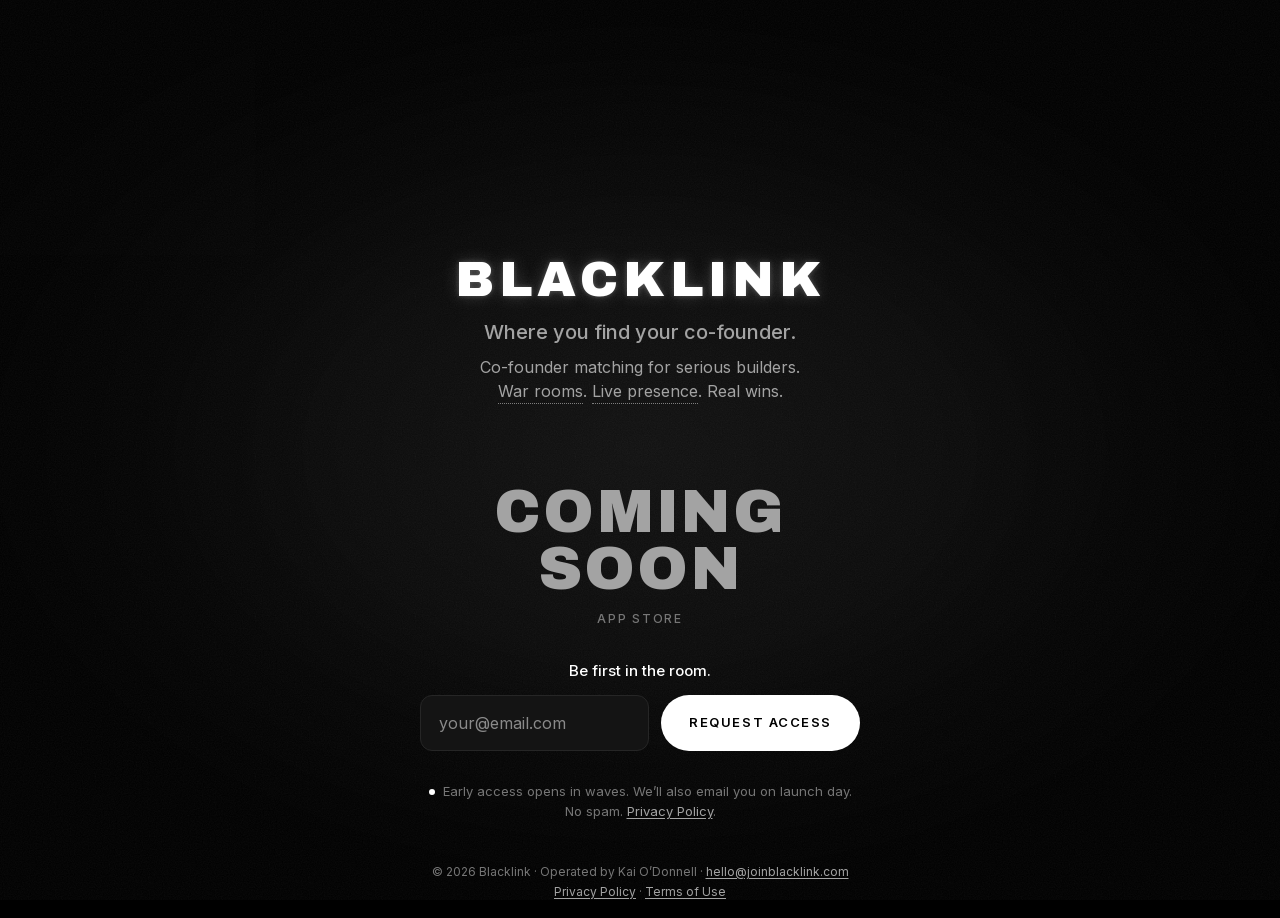
<file: index.html>
<!doctype html>
<html lang="en">
<head>
  <meta charset="utf-8">
  <meta name="viewport" content="width=device-width, initial-scale=1, viewport-fit=cover">
  <title>Blacklink — where you find your co-founder</title>
  <meta name="description" content="Blacklink — where you find your co-founder. Co-founder matching for serious builders. War rooms. Live presence. Real wins. Coming soon to the App Store.">
  <meta name="theme-color" content="#000000">
  <meta name="color-scheme" content="dark">
  <meta name="apple-mobile-web-app-status-bar-style" content="black">

  <meta property="og:type" content="website">
  <meta property="og:title" content="Blacklink — where you find your co-founder">
  <meta property="og:description" content="Co-founder matching for serious builders. War rooms. Live presence. Real wins. Coming soon to the App Store.">
  <meta property="og:image" content="logoB.png">
  <meta name="twitter:card" content="summary_large_image">

  <link rel="icon" type="image/png" href="favicon.png">
  <link rel="apple-touch-icon" href="favicon.png">

  <!-- Type is self-hosted: no visitor data goes to Google, no cookie banner needed.
       Faces are declared inline below (no render-blocking stylesheet); the two
       faces used above the fold are preloaded. fonts/fonts.css still serves the legal pages. -->
  <link rel="preload" href="fonts/ArchivoBlack-400.woff2" as="font" type="font/woff2" crossorigin>
  <link rel="preload" href="fonts/Inter-400.woff2" as="font" type="font/woff2" crossorigin>

  <style>
    @font-face { font-family: "Archivo Black"; font-weight: 400; font-display: swap; src: url("fonts/ArchivoBlack-400.woff2") format("woff2"); }
    /* Inter-400/500/600.woff2 are the same variable file: declare it once so it downloads once. */
    @font-face { font-family: "Inter"; font-weight: 400 600; font-display: swap; src: url("fonts/Inter-400.woff2") format("woff2"); }

    /* ── DESIGN.md §2 · colour tokens (values unchanged; the only place hex is allowed) ── */
    :root {
      --bg: #000000;
      --bg-elevated: #0a0a0a;
      --surface: #141414;
      --surface-hover: #1c1c1c;
      --border: #262626;
      --border-strong: #3f3f3f;
      --text: #ffffff;
      --text-secondary: #a3a3a3;
      --text-muted: #767676;
      --text-hint: #8a8a8a;      /* new: placeholder grey, 5.3:1 on --surface (muted is 4.05:1 there) */
      --inverse-bg: #ffffff;
      --inverse-text: #000000;
      --accent: var(--text);
      --bg-rgb: 0, 0, 0;
      --text-rgb: 255, 255, 255;
      --border-rgb: 38, 38, 38;
      --success: var(--text);
      --error: var(--text-secondary);
      --warning: var(--text-secondary);

      /* type */
      --font-display: "Archivo Black", "Arial Black", Impact, sans-serif;
      --font-body: "Inter", system-ui, -apple-system, "Segoe UI", Roboto, sans-serif;

      /* shape */
      --radius-input: 8px;
      --radius-card: 12px;
      --radius-pill: 999px;

      /* layout: one centred column, fluid spacing scale */
      --col: 520px;
      --s1: 4px; --s2: 8px; --s3: 12px; --s4: 16px;
      --s5: clamp(20px, 2.6vh, 28px);
      --s6: clamp(24px, 3.6vh, 40px);
      --control-h: 56px;

      /* ── Motion: every timing lives here ─────────────────────────────
         Entrance runs once per session; repeat visits use --t-quick.   */
      --ease: cubic-bezier(0.2, 0.8, 0.2, 1);
      --t-fast: 150ms;
      --t-ambient-delay: 150ms;  --t-ambient-dur: 1200ms;
      --t-logo-delay: 300ms;     --t-logo-dur: 900ms;
      --t-head-delay: 700ms;     --t-head-dur: 800ms;
      --t-sub-delay: 820ms;
      --t-soon-delay: 1500ms;    --t-soon-dur: 600ms;
      --t-form-delay: 1800ms;    --t-form-dur: 400ms;
      --t-sweep-delay: 2600ms;   --t-sweep-dur: 1200ms;
      --t-quick: 400ms;          /* repeat visit in the same session */
      --t-reduced: 200ms;        /* prefers-reduced-motion: one opacity fade */
      --t-drift: 50s;            /* ambient light loop */
      --t-pulse: 4s;             /* presence dot */
      --t-glow: 5s;              /* COMING SOON: grey → white glow → grey */
      --glow: 0 0 6px rgba(var(--text-rgb), 0.35), 0 0 22px rgba(var(--text-rgb), 0.28);   /* COMING SOON halo */
      --glow-soft: 0 0 5px rgba(var(--text-rgb), 0.24), 0 0 18px rgba(var(--text-rgb), 0.18);   /* wordmark: a little less */
      --rise: 12px;

      color-scheme: dark;
    }

    *, *::before, *::after { box-sizing: border-box; }
    html, body { margin: 0; padding: 0; background: var(--bg); }

    body {
      min-height: 100vh;
      min-height: 100dvh;
      display: flex;
      flex-direction: column;
      color: var(--text);
      font-family: var(--font-body);
      font-size: 15px;
      line-height: 1.5;
      -webkit-font-smoothing: antialiased;
      -moz-osx-font-smoothing: grayscale;
      text-rendering: optimizeLegibility;
      overflow-x: hidden;
      padding:
        max(var(--s5), env(safe-area-inset-top))
        max(20px, env(safe-area-inset-right))
        max(var(--s4), env(safe-area-inset-bottom))
        max(20px, env(safe-area-inset-left));
    }

    .sr { position: absolute; width: 1px; height: 1px; margin: -1px; padding: 0; overflow: hidden; clip: rect(0 0 0 0); white-space: nowrap; border: 0; }
    .hp { position: absolute; left: -9999px; width: 1px; height: 1px; opacity: 0; }

    /* ── Ambient layer: light, vignette, grain ─────────────────────── */
    .ambient { position: fixed; inset: 0; z-index: 0; overflow: hidden; pointer-events: none; }
    .ambient > * { position: absolute; }
    .light { inset: -30%; }
    .light i {
      position: absolute; inset: 0;
      background: radial-gradient(closest-side, rgba(var(--text-rgb), 0.07), rgba(var(--text-rgb), 0.025) 55%, transparent);
      animation: drift var(--t-drift) ease-in-out infinite alternate;
    }
    @keyframes drift {
      0%   { transform: translate3d(-4%, -3%, 0); }
      50%  { transform: translate3d(3%, 1%, 0); }
      100% { transform: translate3d(-1%, 4%, 0); }
    }
    .vignette { inset: 0; background: radial-gradient(ellipse 75% 70% at 50% 50%, transparent 35%, rgba(var(--bg-rgb), 0.75) 75%, var(--bg) 100%); }
    .grain {
      inset: 0; opacity: 0.06;
      background-image: url("data:image/svg+xml,%3Csvg xmlns='http://www.w3.org/2000/svg' width='160' height='160'%3E%3Cfilter id='n'%3E%3CfeTurbulence type='fractalNoise' baseFrequency='.85' numOctaves='2' stitchTiles='stitch'/%3E%3CfeColorMatrix type='saturate' values='0'/%3E%3C/filter%3E%3Crect width='100%25' height='100%25' filter='url(%23n)'/%3E%3C/svg%3E");
      background-size: 160px 160px;
    }

    /* ── Layout ─────────────────────────────────────────────────────── */
    main, footer { position: relative; }   /* tree order paints them above .ambient */
    main {
      flex: 1;
      display: flex; flex-direction: column; align-items: center; justify-content: center;
      text-align: center;
      width: 100%; max-width: var(--col);
      margin: 0 auto;
      padding: var(--s4) 0;
    }
    .brand, .action { width: 100%; }

    /* Hierarchy: logo → headline → form; everything else quieter. */
    .logo-wrap { position: relative; display: block; width: min(400px, 60vw, 38vh); margin: 0 auto var(--s5); }
    .logo-clip { position: relative; display: block; }
    .logo { display: block; width: 100%; height: auto; user-select: none; -webkit-user-drag: none; }
    .logo-clip::after {   /* one specular sweep, masked to the logo's own shape */
      content: ""; position: absolute; inset: 0; pointer-events: none;
      background: linear-gradient(105deg, transparent 35%, rgba(var(--text-rgb), 0.35) 50%, transparent 65%) no-repeat;
      background-size: 300% 100%; background-position: 100% 0;
      -webkit-mask: url("logoB-840.webp") center / 100% 100% no-repeat; mask: url("logoB-840.webp") center / 100% 100% no-repeat;
      opacity: 0;
    }

    .wordmark {
      margin: 0;
      font-family: var(--font-display); font-weight: 400;
      font-size: clamp(30px, 6.6vw, 50px); line-height: 1;
      letter-spacing: 0.1em; text-transform: uppercase;
      color: var(--text);
      text-shadow: var(--glow-soft);   /* always glowing white, a touch softer than COMING SOON */
    }
    .tagline { margin: var(--s3) 0 0; font-size: clamp(16px, 0.9vw + 12px, 20px); font-weight: 500; color: var(--text-secondary); }
    .pitch { margin: var(--s2) auto 0; max-width: 40ch; font-size: clamp(14px, 0.4vw + 13px, 16px); color: var(--text-secondary); text-wrap: balance; }

    /* Hover / tap reveals: two phrases, one reserved line, no layout shift */
    .rv {
      position: relative; padding: 0; border: 0; background: none;
      font: inherit; color: inherit; cursor: pointer;
      -webkit-appearance: none; appearance: none; text-decoration: none;
      border-bottom: 1px dotted rgba(var(--text-rgb), 0.45);   /* Safari ignores text-decoration on buttons */
      line-height: inherit;
      -webkit-tap-highlight-color: transparent;
    }
    .rv::before { content: ""; position: absolute; inset: -12px -6px; }   /* ≥44px tap target, no layout cost */
    .rv[aria-expanded="true"] { color: var(--text); }
    @media (hover: hover) { .rv:hover { color: var(--text); } }
    .rv-line { display: grid; margin: var(--s2) auto 0; max-width: 40ch; min-height: 3em; font-size: 13px; color: var(--text-secondary); }
    @media (min-width: 600px) { .rv-line { min-height: 1.5em; } }
    .rv-line span { grid-area: 1 / 1; opacity: 0; transform: translateY(-3px); transition: opacity 300ms var(--ease), transform 300ms var(--ease); }
    .rv-line span.on { opacity: 1; transform: none; }

    .soon {
      margin: var(--s6) 0 0;
      font-family: var(--font-display); font-weight: 400;
      font-size: clamp(34px, 7.4vw, 60px); line-height: 0.95;
      letter-spacing: 0.04em; text-transform: uppercase;
      color: var(--text-secondary);   /* quieter than the headline; set to var(--text) for the old weight */
    }
    .soon { position: relative; }
    .soon-glow {   /* white copy on top of the grey text; only its opacity animates */
      position: absolute; inset: 0; pointer-events: none;
      color: var(--text);
      text-shadow: var(--glow);
      opacity: 0;
      animation: glow var(--t-glow) ease-in-out calc(var(--t-soon-delay) + var(--t-soon-dur)) infinite;
    }
    @keyframes glow { 0%, 100% { opacity: 0; } 50% { opacity: 1; } }
    .store { margin: var(--s3) 0 0; font-size: 12px; font-weight: 500; letter-spacing: 0.14em; text-transform: uppercase; color: var(--text-muted); }

    /* ── The form: the focal point ──────────────────────────────────── */
    .capture { width: 100%; max-width: 440px; margin: var(--s6) auto 0; }
    .stage { display: grid; }
    .stage > * { grid-area: 1 / 1; }            /* form and confirmation share one reserved cell */
    .invite { margin: 0 0 var(--s3); font-size: 15px; font-weight: 500; color: var(--text); }

    form { display: flex; flex-direction: column; gap: var(--s3); }
    .fieldwrap { position: relative; flex: 1 1 auto; min-width: 0; }
    .fieldwrap::after {   /* soft 1px outer ring on focus, opacity only */
      content: ""; position: absolute; inset: -4px; border-radius: calc(var(--radius-card) + 4px);
      border: 1px solid rgba(var(--text-rgb), 0.28); opacity: 0; pointer-events: none;
      transition: opacity 250ms var(--ease);
    }
    .fieldwrap:focus-within::after { opacity: 1; }
    .field {
      display: block; width: 100%; height: var(--control-h);
      padding: 0 18px;
      font: inherit; font-size: 16px;   /* ≥16px: iOS never zooms */
      color: var(--text); background: var(--surface);
      border: 1px solid var(--border); border-radius: var(--radius-card);
      outline: none; appearance: none; -webkit-appearance: none;
      transition: border-color 250ms var(--ease);
    }
    @media (hover: hover) { .field:hover { border-color: var(--border-strong); } }
    .field:focus { border-color: var(--text-muted); }
    .field[aria-invalid="true"] { border-color: var(--text-secondary); }
    .field::placeholder { color: transparent; }
    .hint {   /* visible placeholder that eases up on focus and leaves once typing starts */
      position: absolute; left: 19px; top: 50%; pointer-events: none;
      font-size: 16px; color: var(--text-hint);
      transform: translateY(-50%);
      transition: transform 300ms var(--ease), opacity 300ms var(--ease);
    }
    .field:focus + .hint { transform: translateY(calc(-50% - 4px)); }
    .field:not(:placeholder-shown) + .hint { opacity: 0; }
    .nudge { animation: nudge 320ms var(--ease); }
    @keyframes nudge { 20% { transform: translateX(-4px); } 50% { transform: translateX(4px); } 80% { transform: translateX(-2px); } }

    .btn {
      position: relative; overflow: hidden;
      height: var(--control-h); padding: 0 28px;
      font-family: var(--font-body); font-size: 13px; font-weight: 600; line-height: 1;
      letter-spacing: 0.12em; text-transform: uppercase;
      color: var(--inverse-text); background: var(--inverse-bg);
      border: 0; border-radius: var(--radius-pill);
      cursor: pointer; white-space: nowrap;
      -webkit-tap-highlight-color: transparent;
      --lift: 0px; --sc: 1;
      transform: translate(var(--mx, 0px), calc(var(--my, 0px) + var(--lift))) scale(var(--sc));
      transition: transform 250ms var(--ease);
    }
    @media (hover: hover) { .btn:hover { --lift: -1px; } }
    .btn:active { --sc: 0.985; }
    .btn:focus-visible { outline: 2px solid var(--text); outline-offset: 3px; }
    .btn[disabled] { cursor: default; --lift: 0px; }
    .btn .lbl { display: block; transition: opacity 200ms var(--ease); }
    .btn::after {   /* slow inner light sweep on hover */
      content: ""; position: absolute; inset: 0; pointer-events: none;
      background: linear-gradient(100deg, transparent 30%, rgba(var(--bg-rgb), 0.08) 50%, transparent 70%);
      transform: translateX(-110%);
    }
    @media (hover: hover) { .btn:hover:not([disabled])::after { animation: sheen 1400ms var(--ease); } }
    @keyframes sheen { to { transform: translateX(110%); } }
    .btn .bar {   /* sending: thin progress line along the base */
      position: absolute; left: 0; bottom: 14px; width: 30%; height: 1px;
      background: currentColor; opacity: 0;
    }
    .btn.busy .lbl { opacity: 0; }
    .btn.busy .bar { opacity: 1; animation: bar 1100ms linear infinite; }
    @keyframes bar { from { transform: translateX(-100%); } to { transform: translateX(340%); } }

    .note { min-height: 1.5em; margin: var(--s2) 0 0; font-size: 13px; color: var(--error); }
    .consent { margin: var(--s1) 0 0; font-size: 13px; line-height: 1.5; color: var(--text-muted); }
    .consent a, footer a { color: var(--text-secondary); text-decoration: underline; text-underline-offset: 2px; }
    .consent a:hover, footer a:hover { color: var(--text); }
    .consent a:focus-visible, footer a:focus-visible, .rv:focus-visible, .copy:focus-visible { outline: 2px solid var(--text); outline-offset: 3px; border-radius: 2px; }
    .dot {   /* presence cue: honest, pre-launch */
      display: inline-block; width: 6px; height: 6px; margin: 0 8px 0 0; vertical-align: 1px;
      border-radius: 50%; background: var(--text);
      animation: pulse var(--t-pulse) ease-in-out infinite;
    }
    @keyframes pulse { 0%, 100% { opacity: 0.35; transform: scale(0.8); } 50% { opacity: 1; transform: scale(1); } }

    /* Success: swap in place, no height change */
    .form-block { transition: opacity 400ms var(--ease), transform 400ms var(--ease); }
    .done { align-self: center; visibility: hidden; }
    .done > * { opacity: 0; transform: translateY(8px); transition: opacity 500ms var(--ease), transform 500ms var(--ease); }
    .done .headline { margin: 0; font-family: var(--font-body); font-size: 20px; font-weight: 600; color: var(--text); outline: none; }
    .done .sub { margin: var(--s2) 0 0; font-size: 15px; color: var(--text-secondary); }
    .done .share { margin: var(--s4) auto 0; padding-top: var(--s4); max-width: 34ch; border-top: 1px solid var(--border); font-size: 13px; color: var(--text-secondary); }
    .copy {
      display: inline-grid; padding: 0; border: 0; background: none; cursor: pointer;
      font: inherit; color: var(--text); text-decoration: underline; text-underline-offset: 3px;
      position: relative;
    }
    .copy::before { content: ""; position: absolute; inset: -14px -6px; }
    .copy > span { grid-area: 1 / 1; transition: opacity 200ms var(--ease); }
    .copy > span + span, .copy.copied > span:first-child { opacity: 0; }
    .copy.copied > span + span { opacity: 1; }
    .capture.is-done .form-block { opacity: 0; transform: translateY(-8px); pointer-events: none; }
    .capture.is-done .done { visibility: visible; }
    .capture.is-done .done > * { opacity: 1; transform: none; }
    .capture.is-done .done .headline { transition-delay: 250ms; }
    .capture.is-done .done .sub { transition-delay: 450ms; }
    .capture.is-done .done .share { transition-delay: 650ms; }

    footer { padding-top: var(--s5); text-align: center; font-size: 12px; color: var(--text-muted); }
    footer p { margin: 2px 0; }
    .consent a { position: relative; }
    .consent a::before { content: ""; position: absolute; inset: -14px -4px; }   /* 44px tap target, no layout cost */
    @media (pointer: coarse) {   /* touch: footer links get real 44px rows */
      footer p { margin: 0; }
      footer a { display: inline-block; padding: 14px 4px; }
    }

    /* ── Entrance: one motion, then stillness ───────────────────────── */
    @keyframes rise { from { opacity: var(--o0, 0); transform: translateY(var(--rise)); } to { opacity: 1; transform: none; } }
    @keyframes logo-in { from { opacity: 0.01; transform: translateY(var(--rise)); filter: blur(3px); } to { opacity: 1; transform: none; filter: blur(0); } }
    /* Logo and headline start at 1% (still black to the eye) rather than 0%:
       browsers skip fully transparent paints when timing Largest Contentful Paint. */
    .e-head { --o0: 0.01; }
    @keyframes fade { from { opacity: 0; } to { opacity: 1; } }
    @keyframes sweep { 0% { opacity: 1; background-position: 100% 0; } 100% { opacity: 1; background-position: 0% 0; } }

    .vignette, .grain, .light { animation: fade var(--t-ambient-dur) var(--ease) var(--t-ambient-delay) both; }
    .grain { animation-name: grain-in; }
    @keyframes grain-in { from { opacity: 0; } to { opacity: 0.06; } }
    .logo-wrap  { animation: logo-in var(--t-logo-dur) var(--ease) var(--t-logo-delay) both; }
    .logo-clip::after { animation: sweep var(--t-sweep-dur) var(--ease) var(--t-sweep-delay) 1 both; }
    .e-head { animation: rise var(--t-head-dur) var(--ease) var(--t-head-delay) both; }
    .e-sub  { animation: rise var(--t-head-dur) var(--ease) var(--t-sub-delay) both; }
    .e-soon { animation: rise var(--t-soon-dur) var(--ease) var(--t-soon-delay) both; }
    .e-form { animation: rise var(--t-form-dur) var(--ease) var(--t-form-delay) both; }
    footer  { animation: fade var(--t-form-dur) var(--ease) var(--t-form-delay) both; }
    html.entering .logo-wrap, html.entering .e-head, html.entering .e-sub, html.entering .e-soon, html.entering .e-form { will-change: transform, opacity; }

    /* Repeat visit in the same session: a short fade, nothing else */
    html.quick .vignette, html.quick .light, html.quick .logo-wrap, html.quick .e-head, html.quick .e-sub,
    html.quick .e-soon, html.quick .e-form, html.quick footer { animation: fade var(--t-quick) ease-out both; }
    html.quick .grain { animation: grain-in var(--t-quick) ease-out both; }
    html.quick .logo-clip::after { animation: none; }

    /* ── Responsive ─────────────────────────────────────────────────── */
    @media (min-width: 480px) {
      form { flex-direction: row; }
      .btn { flex: none; }
    }
    @media (orientation: landscape) and (max-height: 500px) {   /* phones on their side */
      .logo-wrap { width: min(200px, 30vw); margin-bottom: var(--s3); }
      .soon { margin-top: var(--s5); font-size: clamp(30px, 6vw, 44px); }
      .capture { margin-top: var(--s5); }
    }

    /* ── Reduced motion: one 200ms opacity fade, nothing moves ──────── */
    @media (prefers-reduced-motion: reduce) {
      .vignette, .light, .logo-wrap, .e-head, .e-sub, .e-soon, .e-form,
      html.quick .vignette, html.quick .light, html.quick .logo-wrap, html.quick .e-head, html.quick .e-sub,
      html.quick .e-soon, html.quick .e-form, footer, html.quick footer { animation: fade var(--t-reduced) ease-out both; }
      .grain, html.quick .grain { animation: grain-in var(--t-reduced) ease-out both; }
      .light i, .logo-clip::after, .dot, .btn:hover:not([disabled])::after, .nudge, .soon-glow { animation: none; }
      .dot { opacity: 1; transform: none; }
      .btn { transform: none; transition: none; }
      .btn.busy .bar { animation: none; width: 100%; transform: none; }
      .hint, .field:focus + .hint { transform: translateY(-50%); }
      .rv-line span, .done > *, .form-block, .copy > span { transform: none; transition-property: opacity; transition-duration: var(--t-reduced); transition-timing-function: ease-out; transition-delay: 0s !important; }
      .capture.is-done .form-block, .capture.is-done .done > * { transform: none; }
    }
  </style>
  <script>
    (function (d) {
      var c = d.documentElement.classList; c.add("entering");
      try { if (sessionStorage.getItem("bl-seen")) c.add("quick"); sessionStorage.setItem("bl-seen", "1"); } catch (e) {}
    })(document);
  </script>
</head>
<body>

  <div class="ambient" aria-hidden="true">
    <div class="light"><i></i></div>
    <div class="vignette"></div>
    <div class="grain"></div>
  </div>

  <main>
    <div class="brand">
      <span class="logo-wrap"><span class="logo-clip"><picture><source type="image/webp" srcset="logoB-480.webp 480w, logoB-840.webp 840w" sizes="(max-width: 666px) 60vw, 400px"><img class="logo" src="logoB.png" alt="Blacklink chained-B logo" width="1672" height="941" decoding="async" fetchpriority="high"></picture></span></span>
      <div class="e-head">
        <h1 class="wordmark">Blacklink</h1>
        <p class="tagline">Where you find your co-founder.</p>
      </div>
      <div class="e-sub">
        <p class="pitch">Co-founder matching for serious builders. <button type="button" class="rv" aria-describedby="rv1" aria-expanded="false" data-rv="rv1">War rooms</button>. <button type="button" class="rv" aria-describedby="rv2" aria-expanded="false" data-rv="rv2">Live presence</button>. Real wins.</p>
        <p class="rv-line" aria-hidden="true"><span id="rv1">Ten seats. Tap a chair and everyone sees you arrive.</span><span id="rv2">You see who is actually there before you speak.</span></p>
      </div>
    </div>

    <div class="action">
      <div class="e-soon">
        <p class="soon"><span class="soon-glow" aria-hidden="true">Coming<br>Soon</span>Coming<br>Soon</p>
        <p class="store">App Store</p>
      </div>

      <div class="capture e-form" id="capture">
        <div class="stage">
          <div class="form-block" id="formBlock">
            <p class="invite">Be first in the room.</p>
            <!-- No-JS fallback: posts the address as a plain-text email draft. JS below intercepts. -->
            <form id="notify" action="mailto:hello@joinblacklink.com?subject=Blacklink%20waitlist" method="post" enctype="text/plain" novalidate>
              <input class="hp" type="text" name="company" tabindex="-1" autocomplete="off" aria-hidden="true">
              <div class="fieldwrap" id="fieldwrap">
                <label class="sr" for="email">Email address</label>
                <input class="field" id="email" name="email" type="email" inputmode="email" autocomplete="email" autocapitalize="off" spellcheck="false" placeholder=" " aria-describedby="note" required>
                <span class="hint" aria-hidden="true">your@email.com</span>
              </div>
              <button class="btn" type="submit" id="submit"><span class="lbl">Request access</span><span class="bar" aria-hidden="true"></span></button>
            </form>
            <p class="note" id="note" role="status" aria-live="polite"></p>
            <p class="consent"><span class="dot" aria-hidden="true"></span>Early access opens in waves. We’ll also email you on launch day. No spam. <a href="/privacy">Privacy Policy</a>.</p>
          </div>
          <div class="done" id="done" inert>
            <h2 class="headline" id="doneHead" tabindex="-1">You’re on the list.</h2>
            <p class="sub">We’ll be in touch when your invite is ready.</p>
            <p class="share">Know someone you’d build with? Send them <button type="button" class="copy" id="copy"><span>joinblacklink.com</span><span aria-hidden="true">Copied</span></button>.<span class="sr" id="copied" aria-live="polite"></span></p>
          </div>
        </div>
      </div>
    </div>
  </main>

  <footer>
    <p>© 2026 Blacklink · Operated by Kai O’Donnell · <a href="mailto:hello@joinblacklink.com">hello@joinblacklink.com</a></p>
    <p><a href="/privacy">Privacy Policy</a> · <a href="/terms">Terms of Use</a></p>
  </footer>

  <script>
    (function () {
      /* ── Brevo subscription form "Blacklink waitlist" ────
         Submissions go to the Brevo list; every campaign Brevo sends
         carries its mandatory unsubscribe link. If the endpoint is ever
         emptied, submissions fall back to a mailto: draft. */
      var FORM_ENDPOINT = "https://536078f6.sibforms.com/serve/[base64]";
      var NOTIFY_EMAIL = "hello@joinblacklink.com";
      /* Supabase: the same waitlist table the app's login screen writes to.
         join_waitlist() is the app's deliberately public endpoint: it
         validates and de-duplicates the address and returns nothing.
         This is the public "anon" key already shipped inside the app. */
      var SUPABASE_URL = "https://brdwezlraliwrwbfbulx.supabase.co";
      var SUPABASE_ANON_KEY = "eyJhbGciOiJIUzI1NiIsInR5cCI6IkpXVCJ9.eyJpc3MiOiJzdXBhYmFzZSIsInJlZiI6ImJyZHdlemxyYWxpd3J3YmZidWx4Iiwicm9sZSI6ImFub24iLCJpYXQiOjE3ODMwMTM2NTYsImV4cCI6MjA5ODU4OTY1Nn0.AQe67anw8yik4WOHyOHxCgNgOGmlifPZe-auHDNyzfk";
      var STORAGE_KEY = "blacklink.waitlist";

      var form = document.getElementById("notify");
      var capture = document.getElementById("capture");
      var email = document.getElementById("email");
      var button = document.getElementById("submit");
      var note = document.getElementById("note");
      /* ── UI states and small interactions (no submission logic here) ── */
      const ui = (() => {
        const d = document, $ = (i) => d.getElementById(i), on = (el, ev, f, o) => el.addEventListener(ev, f, o);
        const rm = () => matchMedia("(prefers-reduced-motion: reduce)").matches;
        const wrap = $("fieldwrap"), B = button;
        setTimeout(() => d.documentElement.classList.remove("entering"), 2800);
        on(email, "input", () => email.removeAttribute("aria-invalid"));

        // Fine pointers only: the light eases ~4% toward the cursor; the button drifts at most 4px.
        if (matchMedia("(hover: hover) and (pointer: fine)").matches) {
          const L = d.querySelector(".light");
          let tx = 0, ty = 0, x = 0, y = 0, run = 0, r;
          const step = () => {
            if (d.hidden || d.activeElement === email) return (run = 0);   // paused while hidden or typing
            x += (tx - x) * 0.05; y += (ty - y) * 0.05;
            L.style.transform = `translate3d(${x.toFixed(1)}px,${y.toFixed(1)}px,0)`;
            run = Math.abs(tx - x) + Math.abs(ty - y) > 0.2 ? requestAnimationFrame(step) : 0;
          };
          on(window, "pointermove", (e) => {
            if (rm()) return;
            tx = (e.clientX - innerWidth / 2) * 0.04; ty = (e.clientY - innerHeight / 2) * 0.04;
            run ||= requestAnimationFrame(step);
          }, { passive: true });
          const mag = (mx, my) => { B.style.setProperty("--mx", mx); B.style.setProperty("--my", my); };
          const c = (v) => Math.max(-4, Math.min(4, v)).toFixed(1) + "px";
          on(B, "pointermove", (e) => {
            if (rm() || B.disabled) return;
            r ||= B.getBoundingClientRect();
            mag(c((e.clientX - r.left - r.width / 2) / 8), c((e.clientY - r.top - r.height / 2) / 4));
          });
          on(B, "pointerleave", () => { r = 0; mag("0px", "0px"); });
        }

        // Reveals: hover, focus or tap opens; blur or a second tap closes.
        const rvs = d.querySelectorAll(".rv");
        rvs.forEach((b) => {
          const t = $(b.dataset.rv); let armed = 0;
          const show = () => rvs.forEach((o) => { $(o.dataset.rv).classList.toggle("on", o === b); o.setAttribute("aria-expanded", o === b); });
          const hide = () => { t.classList.remove("on"); b.setAttribute("aria-expanded", "false"); armed = 0; };
          on(b, "mouseenter", show); on(b, "focus", show); on(b, "blur", hide);
          on(b, "mouseleave", () => d.activeElement !== b && hide());
          on(b, "click", () => armed && t.classList.contains("on") ? hide() : (show(), armed = 1));
        });

        // Share line: copy the address and show "Copied" briefly.
        on($("copy"), "click", function () {
          navigator.clipboard?.writeText("https://joinblacklink.com").then(() => {
            this.classList.add("copied"); $("copied").textContent = "Link copied";
            setTimeout(() => { this.classList.remove("copied"); $("copied").textContent = ""; }, 1600);
          }, () => {});
        });

        return {
          fail() {
            email.setAttribute("aria-invalid", "true");
            if (!rm()) { wrap.classList.remove("nudge"); void wrap.offsetWidth; wrap.classList.add("nudge"); }
          },
          done() {
            $("capture").classList.add("is-done");
            $("formBlock").setAttribute("inert", ""); $("done").removeAttribute("inert");
            setTimeout(() => $("doneHead").focus({ preventScroll: true }), rm() ? 0 : 300);
          }
        };
      })();

      function remember(address) {
        try {
          var list = JSON.parse(localStorage.getItem(STORAGE_KEY) || "[]");
          if (list.indexOf(address) === -1) list.push(address);
          localStorage.setItem(STORAGE_KEY, JSON.stringify(list));
        } catch (e) { /* storage unavailable — ignore */ }
      }

      function showDone() { note.textContent = ""; ui.done(); }

      function setBusy(busy) {
        button.disabled = busy;
        button.classList.toggle("busy", busy);
        button.setAttribute("aria-busy", busy);
      }

      function sendBrevo(address) {
        var body = new URLSearchParams();
        body.set("EMAIL", address);
        body.set("email_address_check", ""); /* Brevo honeypot, must stay empty */
        body.set("locale", "en");
        return fetch(FORM_ENDPOINT + "?isAjax=1", {
          method: "POST",
          headers: { "Content-Type": "application/x-www-form-urlencoded", "Accept": "application/json" },
          body: body.toString()
        }).then(function (res) {
          if (!res.ok) throw new Error("Brevo HTTP " + res.status);
          return res.json().catch(function () { return {}; });
        }).then(function (json) {
          if (json && json.errors && json.errors.length) throw new Error("Brevo rejected");
        });
      }

      function sendSupabase(address) {
        return fetch(SUPABASE_URL + "/rest/v1/rpc/join_waitlist", {
          method: "POST",
          headers: {
            "Content-Type": "application/json",
            "apikey": SUPABASE_ANON_KEY,
            "Authorization": "Bearer " + SUPABASE_ANON_KEY
          },
          body: JSON.stringify({ p_email: address })
        }).then(function (res) {
          if (!res.ok) throw new Error("Supabase HTTP " + res.status);
        });
      }

      form.addEventListener("submit", function (event) {
        event.preventDefault();
        note.textContent = "";

        if (form.elements.company.value) { showDone(); return; } // honeypot tripped

        if (!email.checkValidity()) {
          note.textContent = "Enter a valid email address.";
          ui.fail();
          email.focus();
          return;
        }

        var address = email.value.trim();

        var senders = [];
        if (FORM_ENDPOINT) senders.push(sendBrevo);
        if (SUPABASE_URL && SUPABASE_ANON_KEY) senders.push(sendSupabase);

        if (!senders.length) {
          remember(address);
          var draft = "mailto:" + NOTIFY_EMAIL +
            "?subject=" + encodeURIComponent("Blacklink waitlist") +
            "&body=" + encodeURIComponent("Please notify " + address + " when Blacklink launches.");
          showDone();
          window.location.href = draft;
          return;
        }

        /* Send to every destination at once. The visitor is on the list if
           any of them accepted the address; only if all fail do we ask them
           to try again. */
        setBusy(true);
        Promise.allSettled(senders.map(function (send) { return send(address); }))
          .then(function (results) {
            var ok = results.some(function (r) { return r.status === "fulfilled"; });
            if (!ok) throw new Error("all destinations failed");
            remember(address);
            showDone();
          })
          .catch(function () {
            note.textContent = "Something went wrong. Try again.";
            ui.fail();
          })
          .finally(function () {
            setBusy(false);
          });
      });
    })();
  </script>
</body>
</html>
</file>
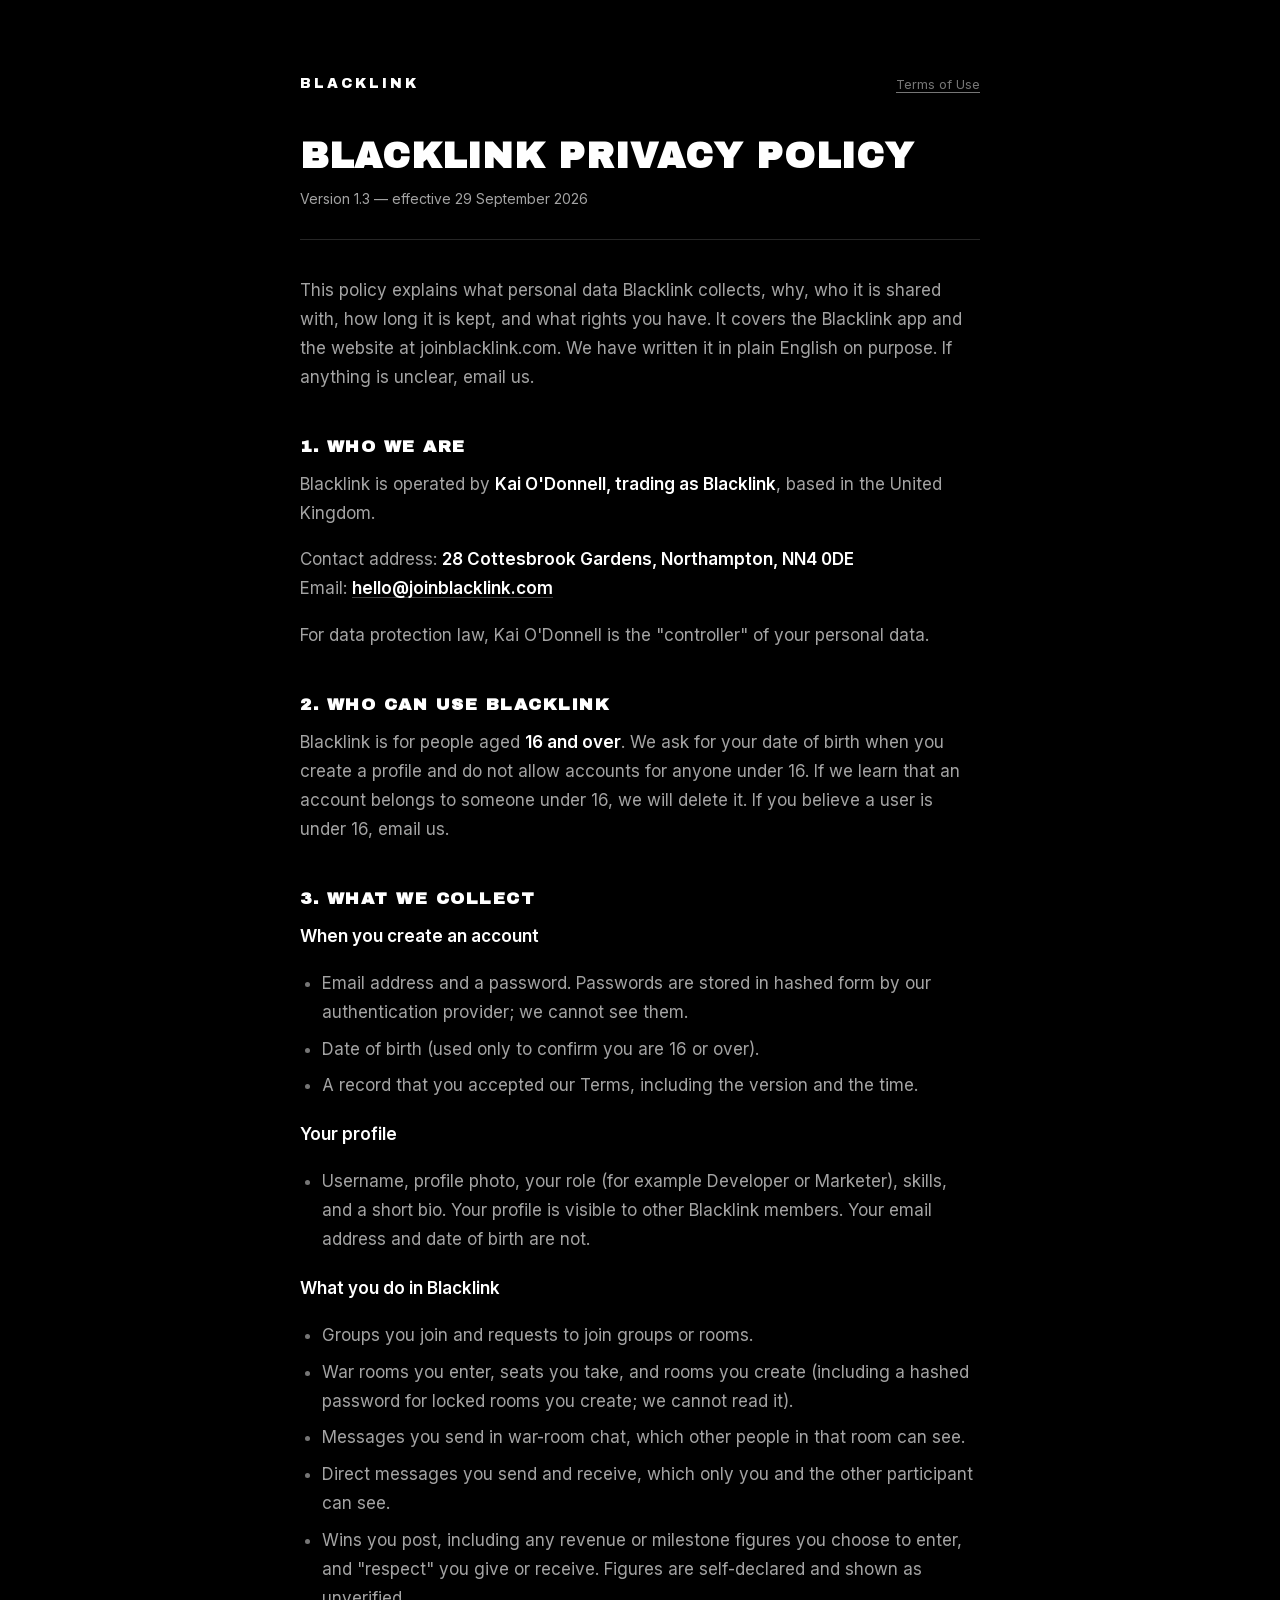
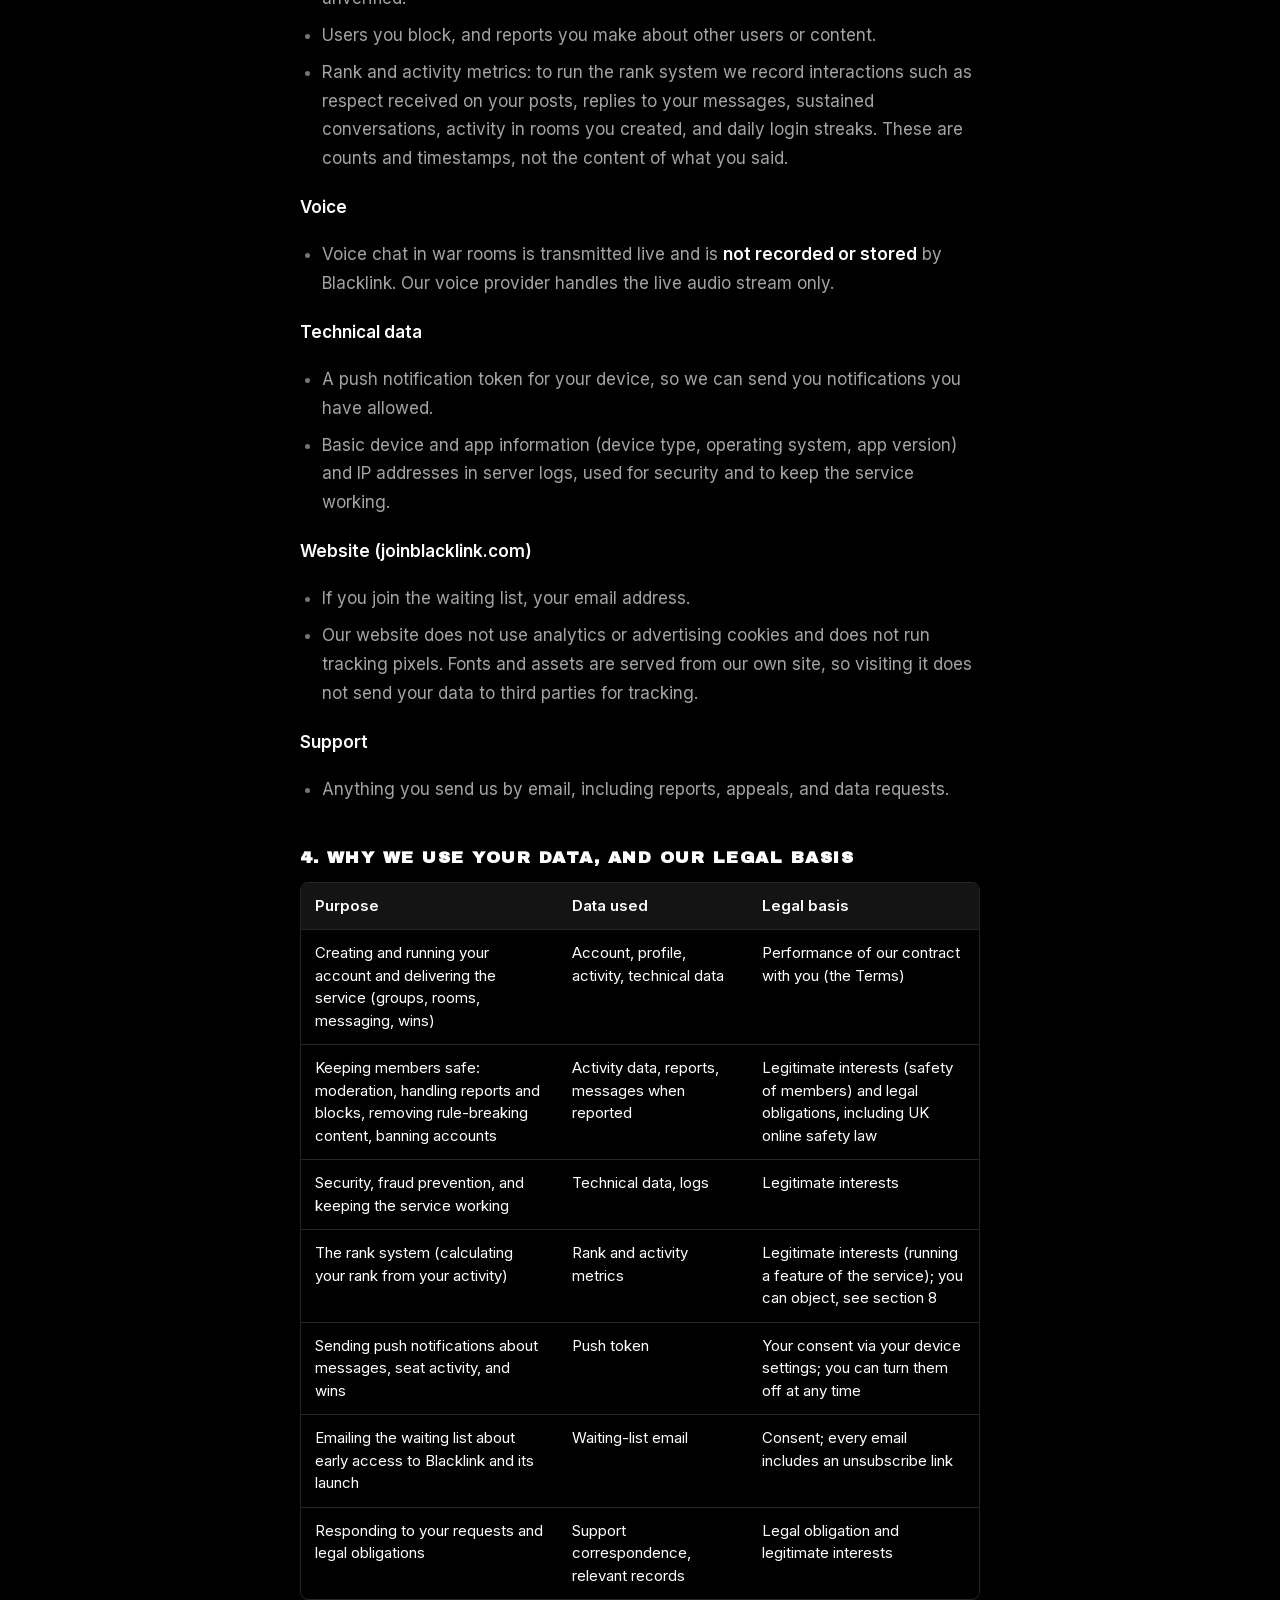
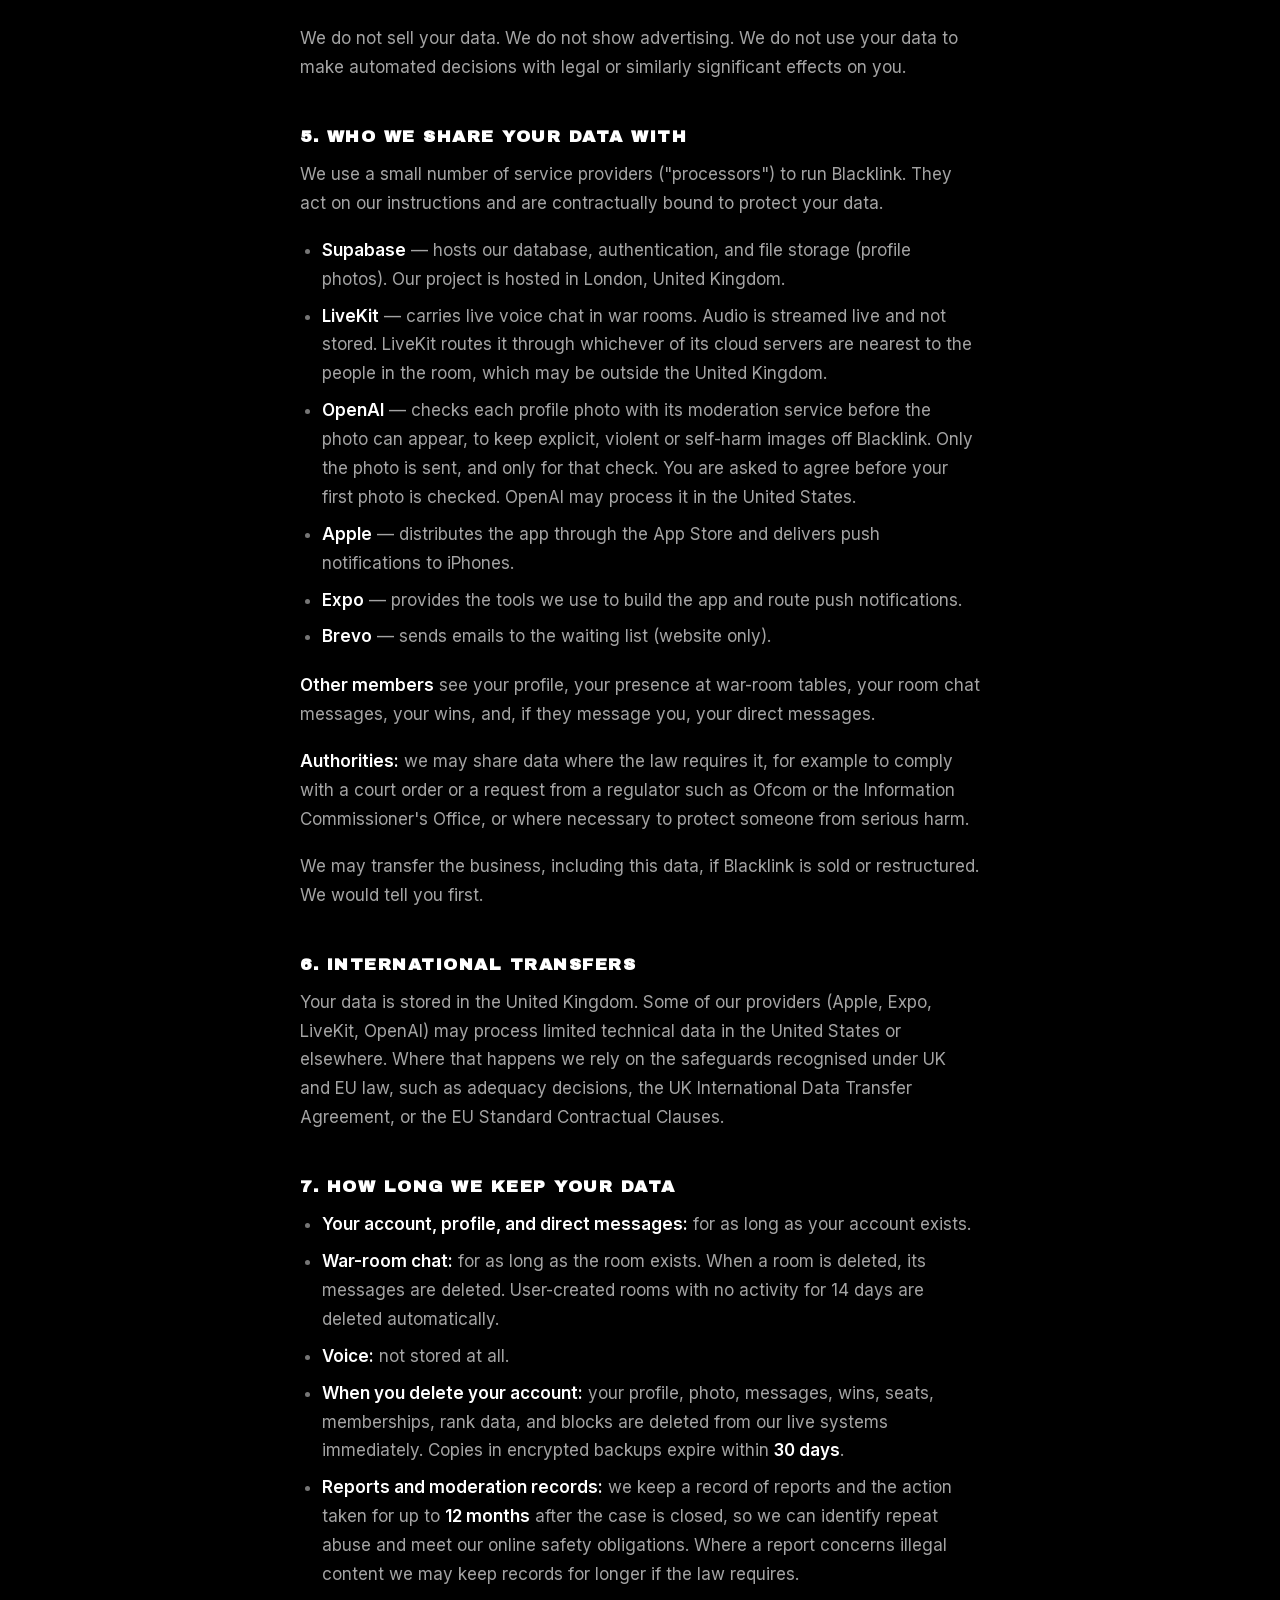
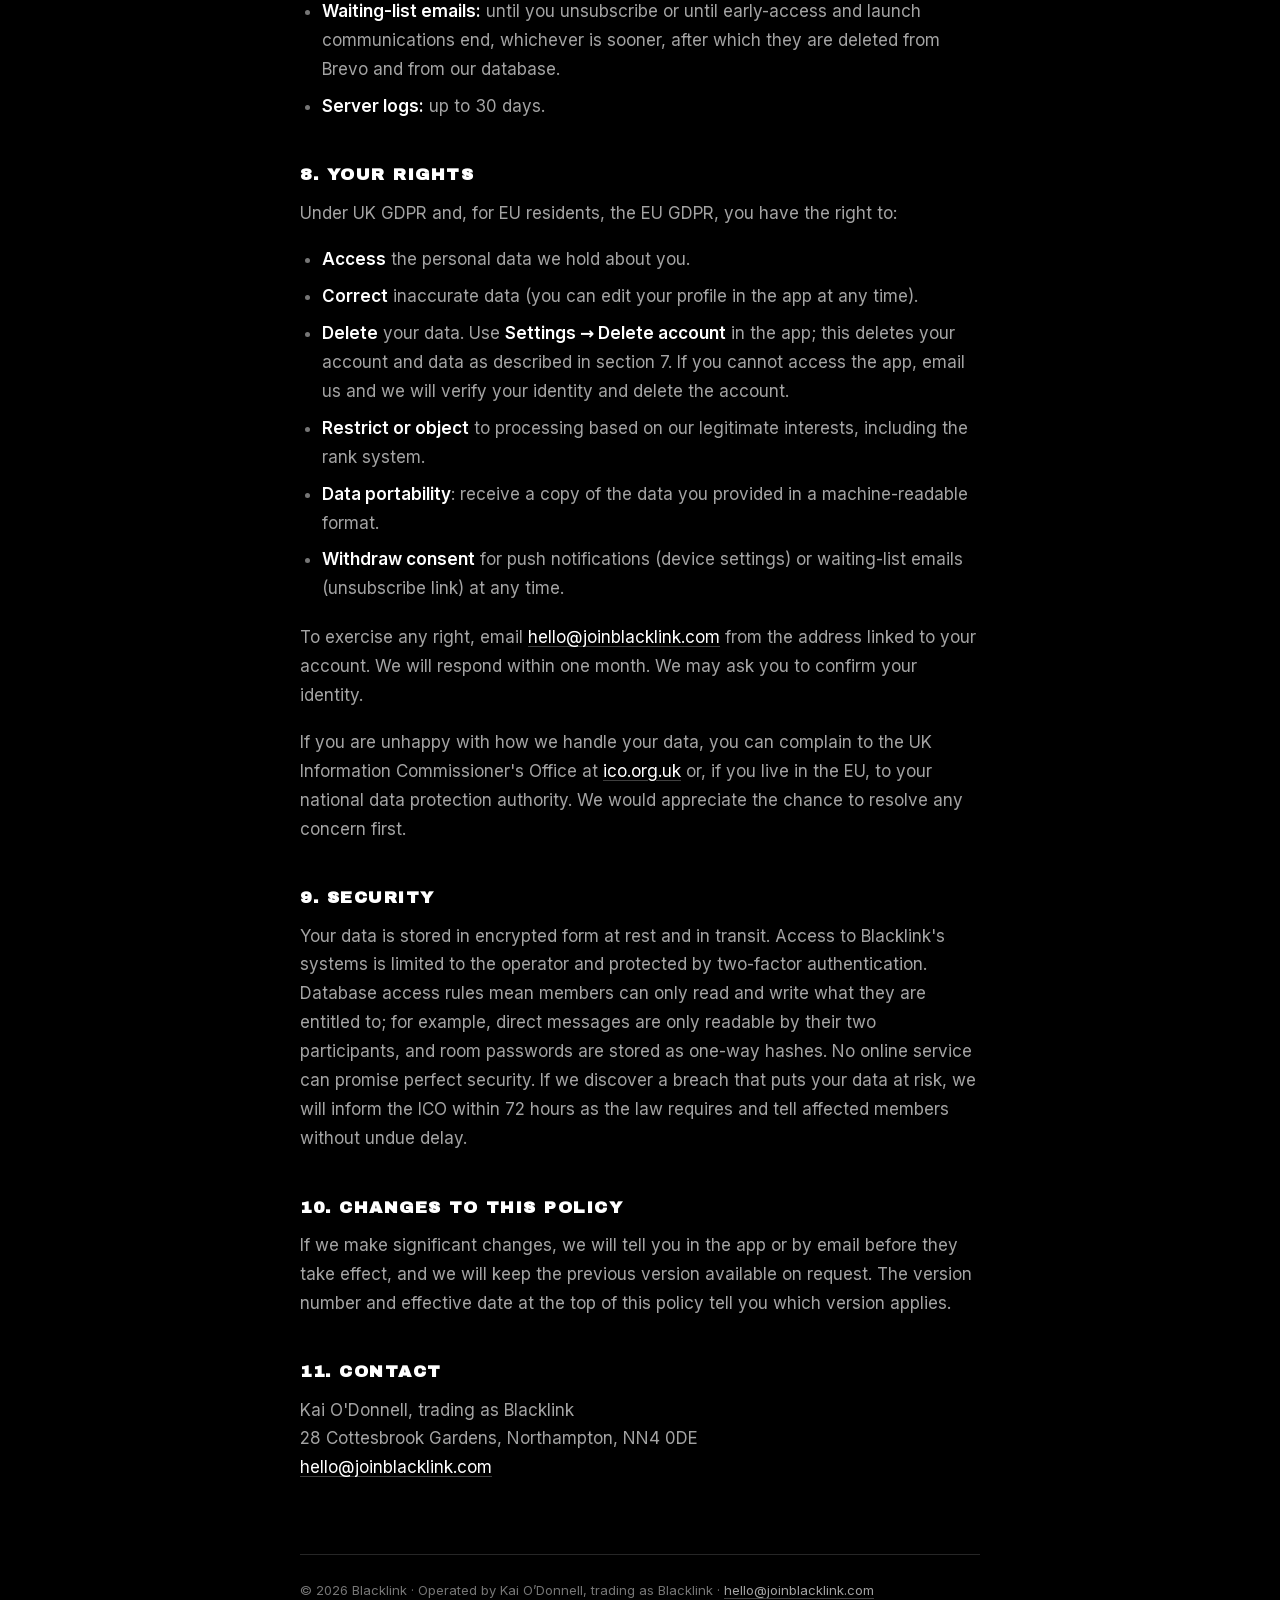
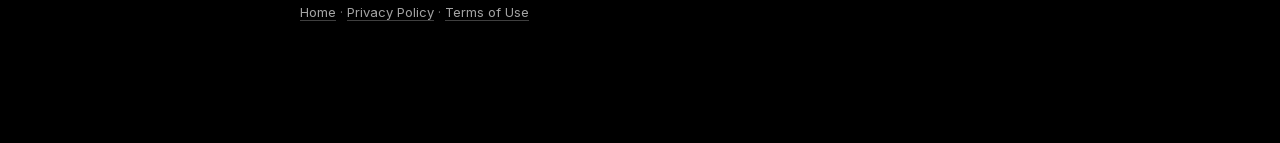
<file: privacy.html>
<!doctype html>
<html lang="en">
<head>
  <meta charset="utf-8">
  <meta name="viewport" content="width=device-width, initial-scale=1">
  <title>Blacklink Privacy Policy · Blacklink</title>
  <meta name="description" content="Blacklink Privacy Policy for the Blacklink app and joinblacklink.com.">
  <link rel="icon" href="favicon.png">
  <link rel="stylesheet" href="fonts/fonts.css">
  <style>
    :root {
      --bg: #000000; --surface: #141414; --border: #262626; --border-strong: #3f3f3f;
      --text: #ffffff; --text-secondary: #a3a3a3; --text-muted: #767676;
      --font-display: "Archivo Black", "Arial Black", Impact, sans-serif;
      --font-body: "Inter", system-ui, -apple-system, "Segoe UI", Roboto, sans-serif;
    }
    html, body { margin: 0; background: var(--bg); color: var(--text); }
    body { font-family: var(--font-body); font-size: 17px; line-height: 1.7; -webkit-font-smoothing: antialiased; }
    .wrap { max-width: 680px; margin: 0 auto; padding: 40px 20px 80px; }
    @media (min-width: 720px) { .wrap { padding: 72px 24px 120px; } }
    .top { display: flex; align-items: center; justify-content: space-between; margin-bottom: 40px; }
    .brand { font-family: var(--font-display); font-size: 14px; letter-spacing: 3px; text-transform: uppercase; color: var(--text); text-decoration: none; }
    .other { color: var(--text-muted); font-size: 13px; text-decoration: underline; text-underline-offset: 3px; }
    .other:hover { color: var(--text); }
    h1 { font-family: var(--font-display); font-size: 30px; line-height: 1.15; letter-spacing: 1px; text-transform: uppercase; margin: 0 0 10px; }
    @media (min-width: 720px) { h1 { font-size: 36px; } }
    .meta { color: var(--text-secondary); font-size: 14px; margin: 0 0 36px; padding-bottom: 28px; border-bottom: 1px solid var(--border); }
    h2 { font-family: var(--font-display); font-size: 17px; letter-spacing: 1.5px; text-transform: uppercase; margin: 44px 0 12px; line-height: 1.3; }
    p, li { color: var(--text-secondary); }
    p { margin: 0 0 18px; }
    strong { color: var(--text); font-weight: 600; }
    ul, ol { padding-left: 22px; margin: 0 0 20px; }
    li { margin: 0 0 8px; }
    li::marker { color: var(--text-muted); }
    a { color: var(--text); text-decoration: underline; text-underline-offset: 3px; text-decoration-color: var(--border-strong); }
    a:hover { text-decoration-color: var(--text); }
    .table-wrap { overflow-x: auto; margin: 0 0 24px; border: 1px solid var(--border); border-radius: 8px; }
    table { border-collapse: collapse; width: 100%; min-width: 560px; font-size: 15px; line-height: 1.5; }
    th, td { text-align: left; vertical-align: top; padding: 12px 14px; border-bottom: 1px solid var(--border); }
    th { color: var(--text); font-weight: 600; background: var(--surface); }
    tr:last-child td { border-bottom: 0; }
    /* outstanding items: visible, muted, easy to find */
    .marker { color: var(--text-muted); background: var(--surface); border: 1px dashed var(--border-strong); border-radius: 4px; padding: 0 5px; font-size: 0.92em; }
    footer { margin-top: 72px; padding-top: 24px; border-top: 1px solid var(--border); color: var(--text-muted); font-size: 13px; line-height: 1.7; }
    footer a { color: var(--text-secondary); }
  </style>
</head>
<body>
  <main class="wrap">
    <nav class="top"><a class="brand" href="/">Blacklink</a><a class="other" href="/terms">Terms of Use</a></nav>
    <h1>Blacklink Privacy Policy</h1>
    <p class="meta">Version 1.3 — effective 29 September 2026</p>
<p>This policy explains what personal data Blacklink collects, why, who it is shared with, how long it is kept, and what rights you have. It covers the Blacklink app and the website at joinblacklink.com. We have written it in plain English on purpose. If anything is unclear, email us.</p>
<h2>1. Who we are</h2>
<p>Blacklink is operated by <strong>Kai O'Donnell, trading as Blacklink</strong>, based in the United Kingdom.</p>
<p>Contact address: <strong>28 Cottesbrook Gardens, Northampton, NN4 0DE</strong><br>Email: <strong><a href="mailto:hello@joinblacklink.com">hello@joinblacklink.com</a></strong></p>
<p>For data protection law, Kai O'Donnell is the "controller" of your personal data.</p>
<h2>2. Who can use Blacklink</h2>
<p>Blacklink is for people aged <strong>16 and over</strong>. We ask for your date of birth when you create a profile and do not allow accounts for anyone under 16. If we learn that an account belongs to someone under 16, we will delete it. If you believe a user is under 16, email us.</p>
<h2>3. What we collect</h2>
<p><strong>When you create an account</strong></p>
<ul><li>Email address and a password. Passwords are stored in hashed form by our authentication provider; we cannot see them.</li><li>Date of birth (used only to confirm you are 16 or over).</li><li>A record that you accepted our Terms, including the version and the time.</li></ul>
<p><strong>Your profile</strong></p>
<ul><li>Username, profile photo, your role (for example Developer or Marketer), skills, and a short bio. Your profile is visible to other Blacklink members. Your email address and date of birth are not.</li></ul>
<p><strong>What you do in Blacklink</strong></p>
<ul><li>Groups you join and requests to join groups or rooms.</li><li>War rooms you enter, seats you take, and rooms you create (including a hashed password for locked rooms you create; we cannot read it).</li><li>Messages you send in war-room chat, which other people in that room can see.</li><li>Direct messages you send and receive, which only you and the other participant can see.</li><li>Wins you post, including any revenue or milestone figures you choose to enter, and "respect" you give or receive. Figures are self-declared and shown as unverified.</li><li>Users you block, and reports you make about other users or content.</li><li>Rank and activity metrics: to run the rank system we record interactions such as respect received on your posts, replies to your messages, sustained conversations, activity in rooms you created, and daily login streaks. These are counts and timestamps, not the content of what you said.</li></ul>
<p><strong>Voice</strong></p>
<ul><li>Voice chat in war rooms is transmitted live and is <strong>not recorded or stored</strong> by Blacklink. Our voice provider handles the live audio stream only.</li></ul>
<p><strong>Technical data</strong></p>
<ul><li>A push notification token for your device, so we can send you notifications you have allowed.</li><li>Basic device and app information (device type, operating system, app version) and IP addresses in server logs, used for security and to keep the service working.</li></ul>
<p><strong>Website (joinblacklink.com)</strong></p>
<ul><li>If you join the waiting list, your email address.</li><li>Our website does not use analytics or advertising cookies and does not run tracking pixels. Fonts and assets are served from our own site, so visiting it does not send your data to third parties for tracking.</li></ul>
<p><strong>Support</strong></p>
<ul><li>Anything you send us by email, including reports, appeals, and data requests.</li></ul>
<h2>4. Why we use your data, and our legal basis</h2>
<div class="table-wrap"><table><thead><tr><th>Purpose</th><th>Data used</th><th>Legal basis</th></tr></thead><tbody><tr><td>Creating and running your account and delivering the service (groups, rooms, messaging, wins)</td><td>Account, profile, activity, technical data</td><td>Performance of our contract with you (the Terms)</td></tr><tr><td>Keeping members safe: moderation, handling reports and blocks, removing rule-breaking content, banning accounts</td><td>Activity data, reports, messages when reported</td><td>Legitimate interests (safety of members) and legal obligations, including UK online safety law</td></tr><tr><td>Security, fraud prevention, and keeping the service working</td><td>Technical data, logs</td><td>Legitimate interests</td></tr><tr><td>The rank system (calculating your rank from your activity)</td><td>Rank and activity metrics</td><td>Legitimate interests (running a feature of the service); you can object, see section 8</td></tr><tr><td>Sending push notifications about messages, seat activity, and wins</td><td>Push token</td><td>Your consent via your device settings; you can turn them off at any time</td></tr><tr><td>Emailing the waiting list about early access to Blacklink and its launch</td><td>Waiting-list email</td><td>Consent; every email includes an unsubscribe link</td></tr><tr><td>Responding to your requests and legal obligations</td><td>Support correspondence, relevant records</td><td>Legal obligation and legitimate interests</td></tr></tbody></table></div>
<p>We do not sell your data. We do not show advertising. We do not use your data to make automated decisions with legal or similarly significant effects on you.</p>
<h2>5. Who we share your data with</h2>
<p>We use a small number of service providers ("processors") to run Blacklink. They act on our instructions and are contractually bound to protect your data.</p>
<ul><li><strong>Supabase</strong> — hosts our database, authentication, and file storage (profile photos). Our project is hosted in London, United Kingdom.</li><li><strong>LiveKit</strong> — carries live voice chat in war rooms. Audio is streamed live and not stored. LiveKit routes it through whichever of its cloud servers are nearest to the people in the room, which may be outside the United Kingdom.</li><li><strong>OpenAI</strong> — checks each profile photo with its moderation service before the photo can appear, to keep explicit, violent or self-harm images off Blacklink. Only the photo is sent, and only for that check. You are asked to agree before your first photo is checked. OpenAI may process it in the United States.</li><li><strong>Apple</strong> — distributes the app through the App Store and delivers push notifications to iPhones.</li><li><strong>Expo</strong> — provides the tools we use to build the app and route push notifications.</li><li><strong>Brevo</strong> — sends emails to the waiting list (website only).</li></ul>
<p><strong>Other members</strong> see your profile, your presence at war-room tables, your room chat messages, your wins, and, if they message you, your direct messages.</p>
<p><strong>Authorities:</strong> we may share data where the law requires it, for example to comply with a court order or a request from a regulator such as Ofcom or the Information Commissioner's Office, or where necessary to protect someone from serious harm.</p>
<p>We may transfer the business, including this data, if Blacklink is sold or restructured. We would tell you first.</p>
<h2>6. International transfers</h2>
<p>Your data is stored in the United Kingdom. Some of our providers (Apple, Expo, LiveKit, OpenAI) may process limited technical data in the United States or elsewhere. Where that happens we rely on the safeguards recognised under UK and EU law, such as adequacy decisions, the UK International Data Transfer Agreement, or the EU Standard Contractual Clauses.</p>
<h2>7. How long we keep your data</h2>
<ul><li><strong>Your account, profile, and direct messages:</strong> for as long as your account exists.</li><li><strong>War-room chat:</strong> for as long as the room exists. When a room is deleted, its messages are deleted. User-created rooms with no activity for 14 days are deleted automatically.</li><li><strong>Voice:</strong> not stored at all.</li><li><strong>When you delete your account:</strong> your profile, photo, messages, wins, seats, memberships, rank data, and blocks are deleted from our live systems immediately. Copies in encrypted backups expire within <strong>30 days</strong>.</li><li><strong>Reports and moderation records:</strong> we keep a record of reports and the action taken for up to <strong>12 months</strong> after the case is closed, so we can identify repeat abuse and meet our online safety obligations. Where a report concerns illegal content we may keep records for longer if the law requires.</li><li><strong>Waiting-list emails:</strong> until you unsubscribe or until early-access and launch communications end, whichever is sooner, after which they are deleted from Brevo and from our database.</li><li><strong>Server logs:</strong> up to 30 days.</li></ul>
<h2>8. Your rights</h2>
<p>Under UK GDPR and, for EU residents, the EU GDPR, you have the right to:</p>
<ul><li><strong>Access</strong> the personal data we hold about you.</li><li><strong>Correct</strong> inaccurate data (you can edit your profile in the app at any time).</li><li><strong>Delete</strong> your data. Use <strong>Settings → Delete account</strong> in the app; this deletes your account and data as described in section 7. If you cannot access the app, email us and we will verify your identity and delete the account.</li><li><strong>Restrict or object</strong> to processing based on our legitimate interests, including the rank system.</li><li><strong>Data portability</strong>: receive a copy of the data you provided in a machine-readable format.</li><li><strong>Withdraw consent</strong> for push notifications (device settings) or waiting-list emails (unsubscribe link) at any time.</li></ul>
<p>To exercise any right, email <a href="mailto:hello@joinblacklink.com">hello@joinblacklink.com</a> from the address linked to your account. We will respond within one month. We may ask you to confirm your identity.</p>
<p>If you are unhappy with how we handle your data, you can complain to the UK Information Commissioner's Office at <a href="https://ico.org.uk" rel="noopener">ico.org.uk</a> or, if you live in the EU, to your national data protection authority. We would appreciate the chance to resolve any concern first.</p>
<h2>9. Security</h2>
<p>Your data is stored in encrypted form at rest and in transit. Access to Blacklink's systems is limited to the operator and protected by two-factor authentication. Database access rules mean members can only read and write what they are entitled to; for example, direct messages are only readable by their two participants, and room passwords are stored as one-way hashes. No online service can promise perfect security. If we discover a breach that puts your data at risk, we will inform the ICO within 72 hours as the law requires and tell affected members without undue delay.</p>
<h2>10. Changes to this policy</h2>
<p>If we make significant changes, we will tell you in the app or by email before they take effect, and we will keep the previous version available on request. The version number and effective date at the top of this policy tell you which version applies.</p>
<h2>11. Contact</h2>
<p>Kai O'Donnell, trading as Blacklink<br>28 Cottesbrook Gardens, Northampton, NN4 0DE<br><a href="mailto:hello@joinblacklink.com">hello@joinblacklink.com</a></p>
    <footer>
      © 2026 Blacklink · Operated by Kai O’Donnell, trading as Blacklink · <a href="mailto:hello@joinblacklink.com">hello@joinblacklink.com</a><br>
      <a href="/">Home</a> · <a href="/privacy">Privacy Policy</a> · <a href="/terms">Terms of Use</a>
    </footer>
  </main>
</body>
</html>
</file>
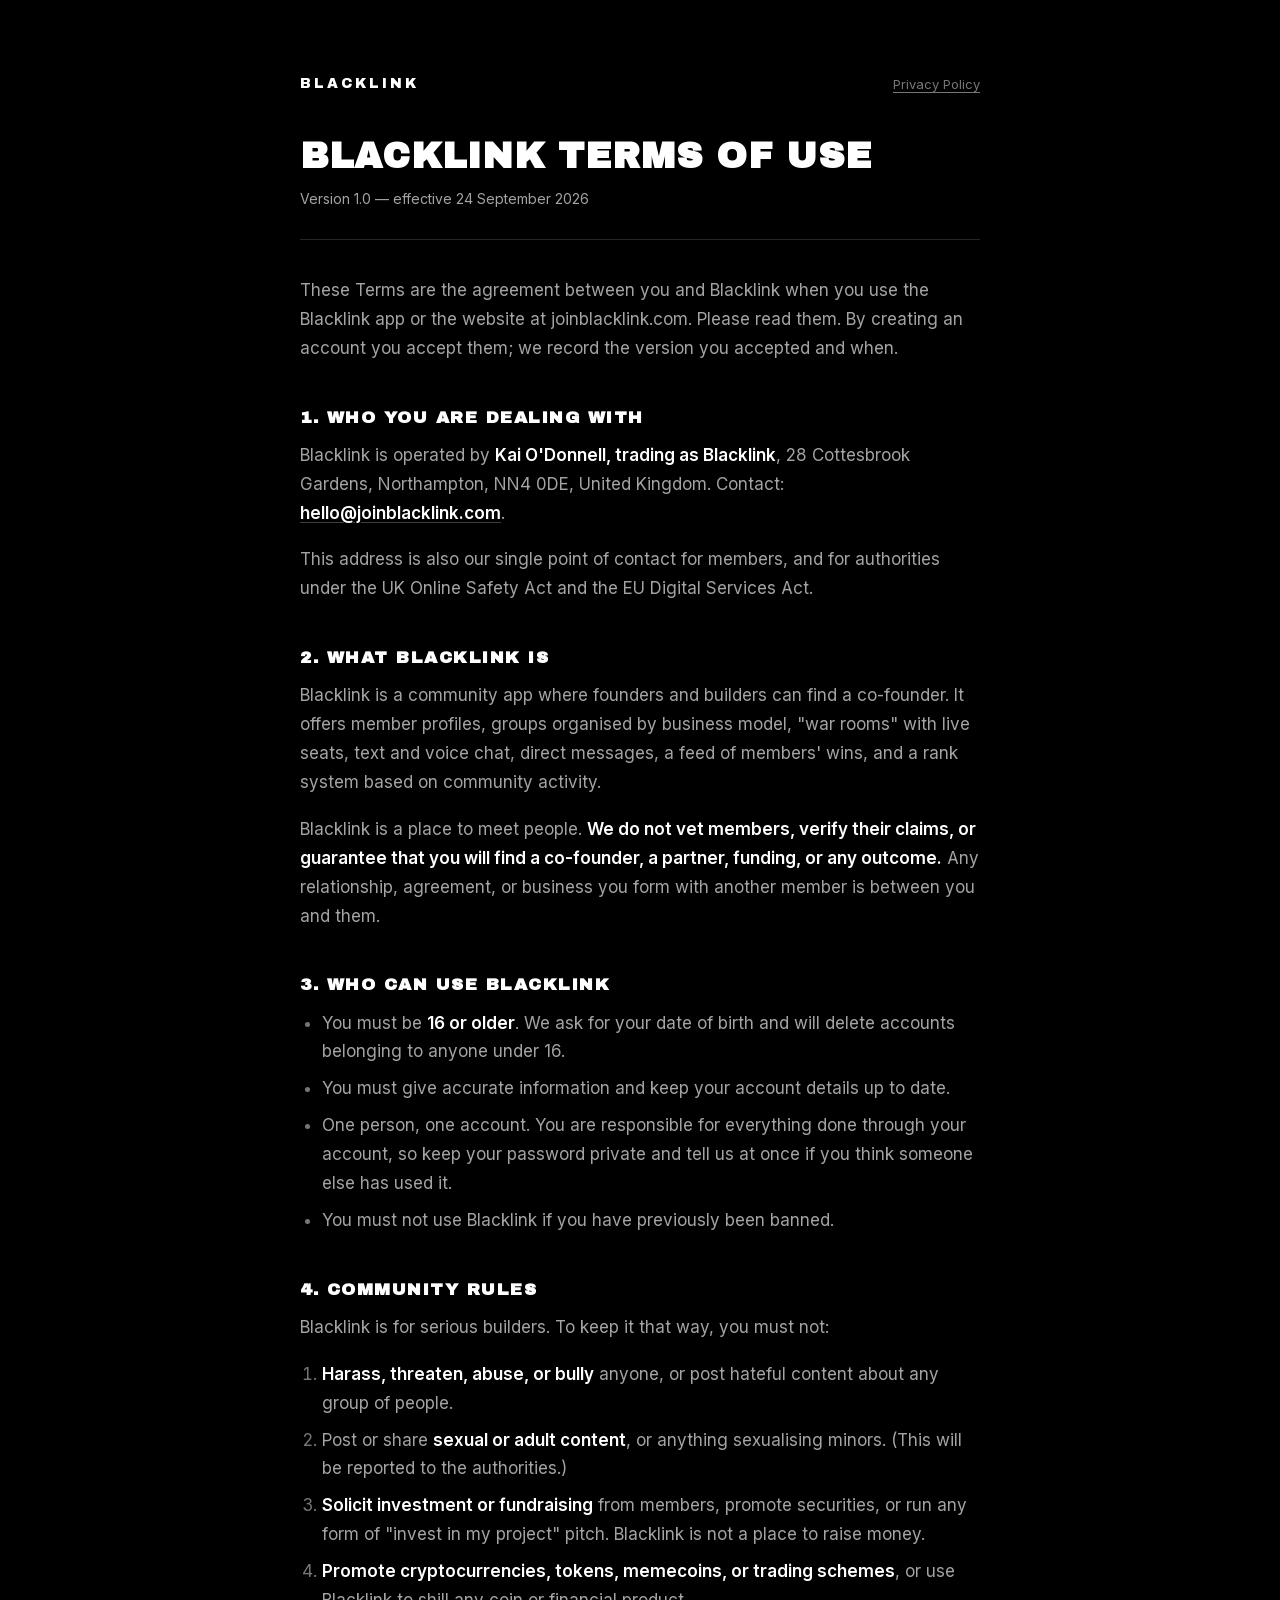
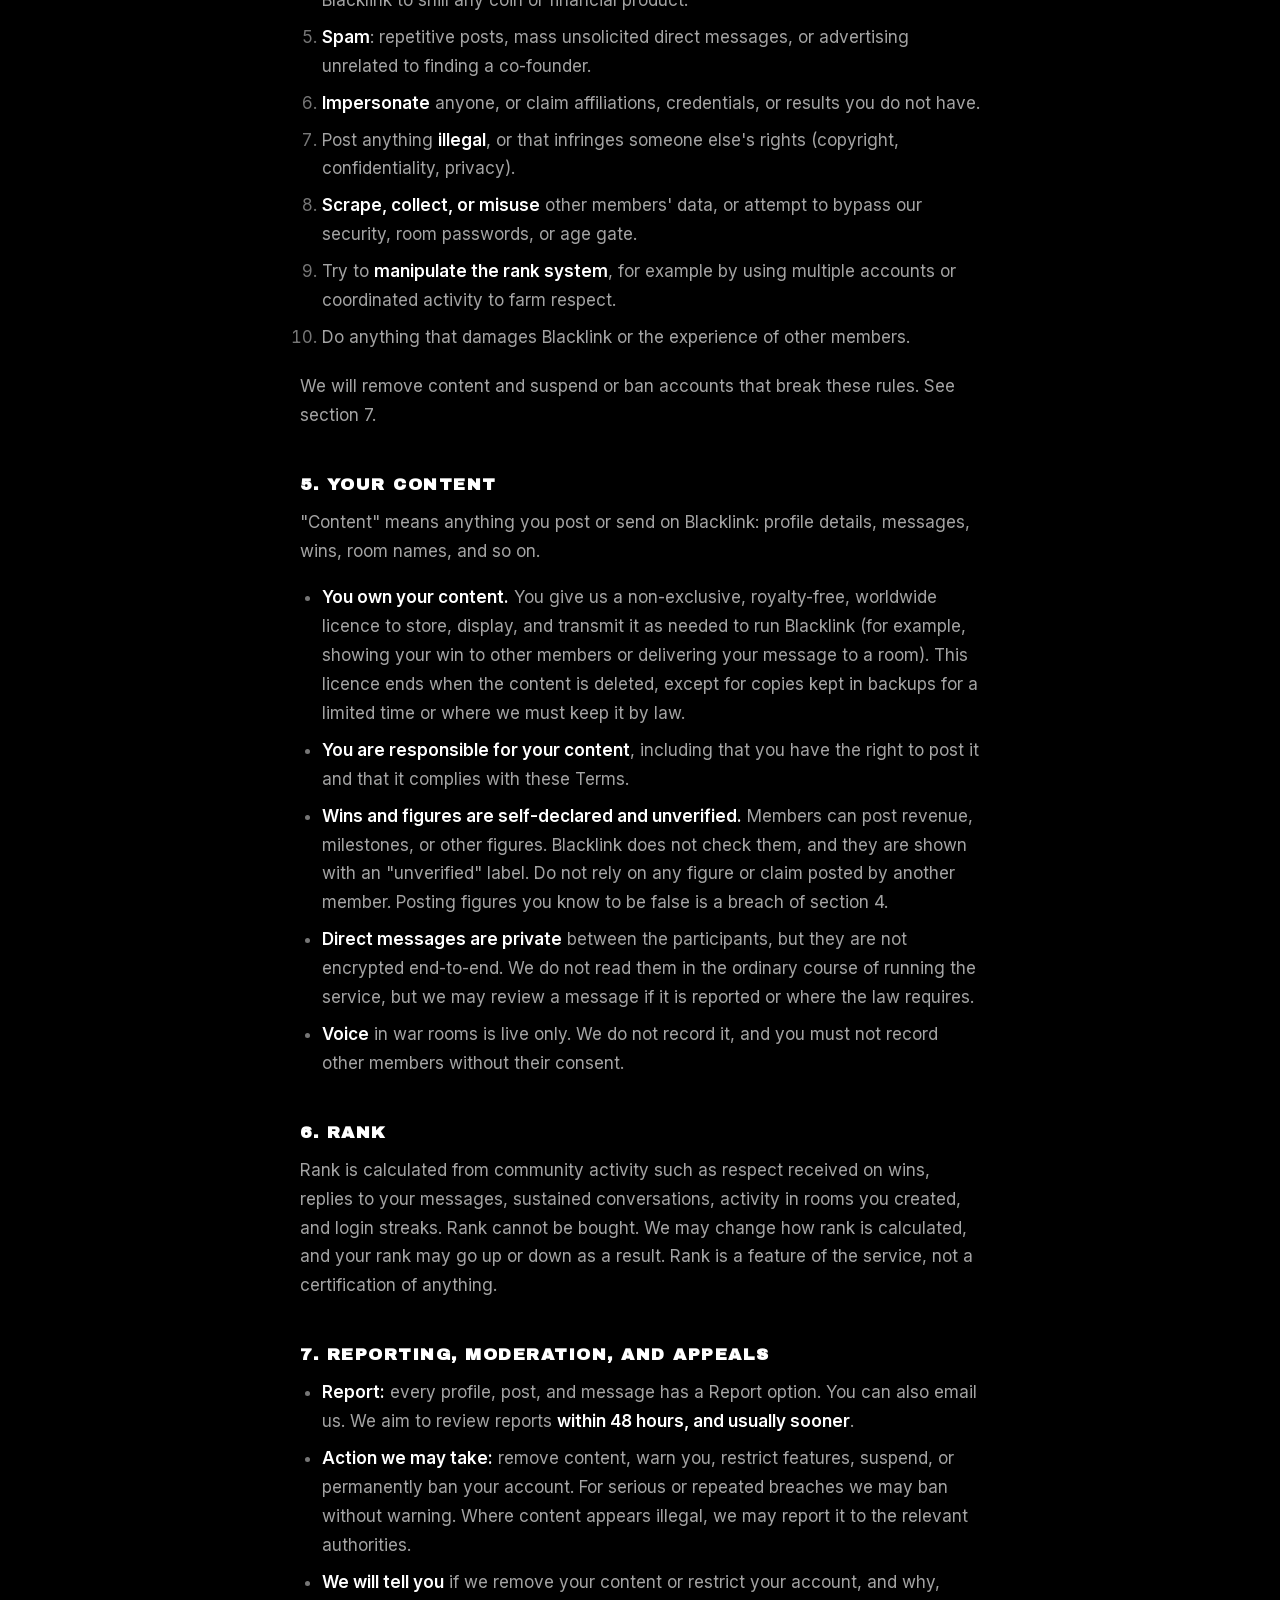
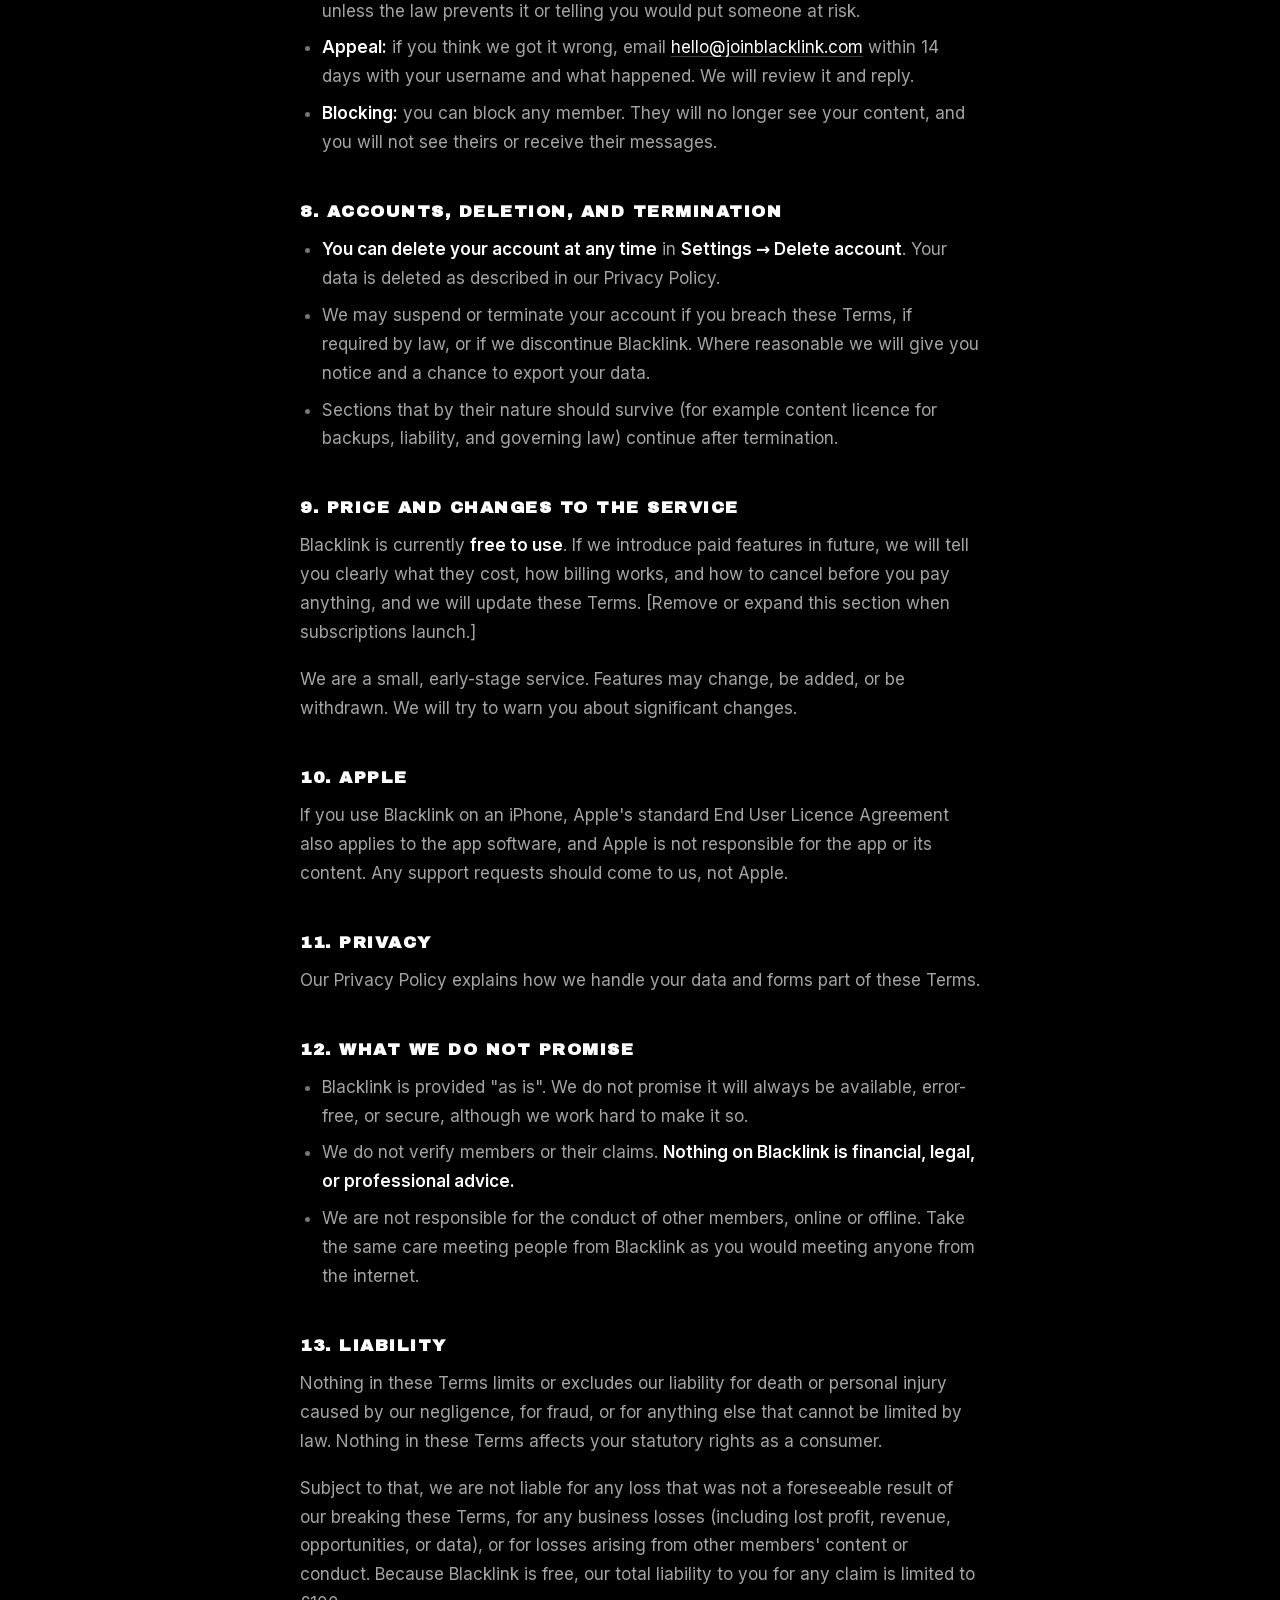
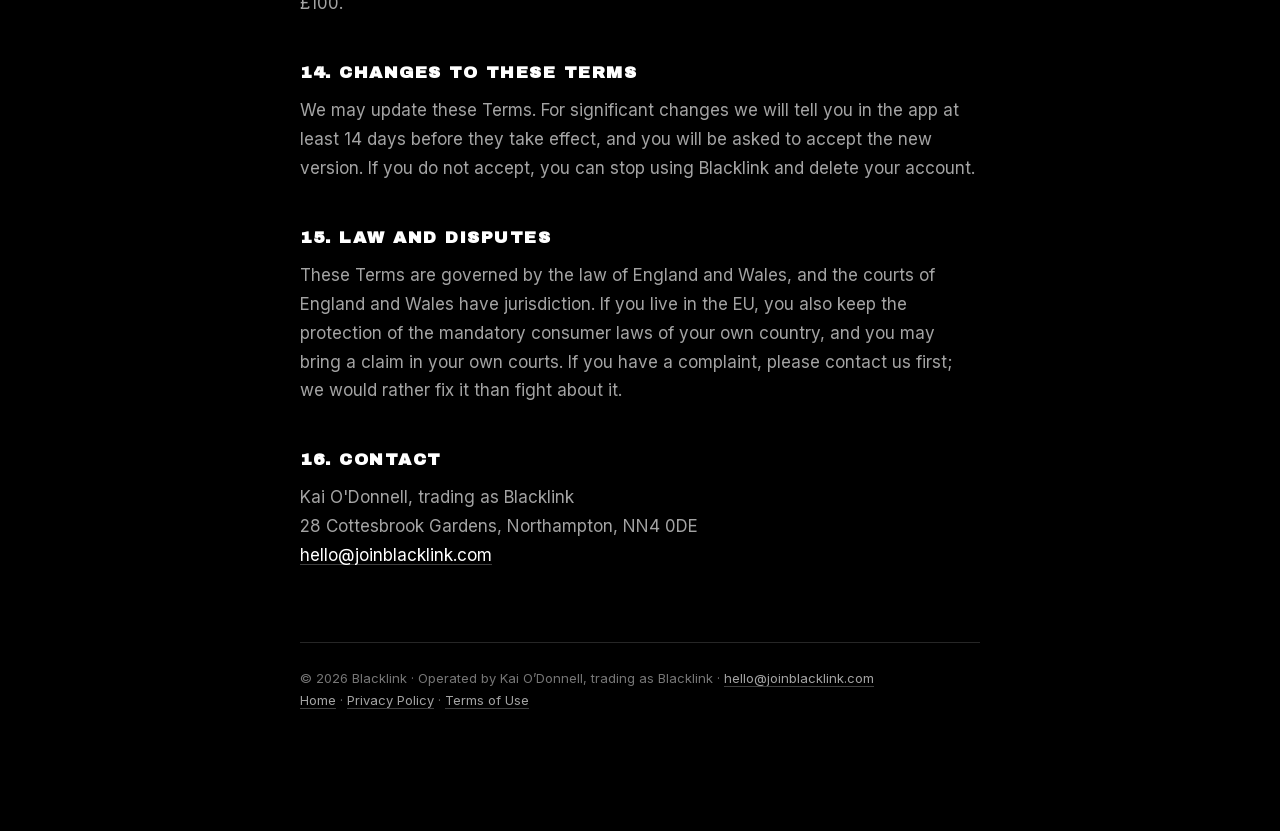
<file: terms.html>
<!doctype html>
<html lang="en">
<head>
  <meta charset="utf-8">
  <meta name="viewport" content="width=device-width, initial-scale=1">
  <title>Blacklink Terms of Use · Blacklink</title>
  <meta name="description" content="Blacklink Terms of Use for the Blacklink app and joinblacklink.com.">
  <link rel="icon" href="favicon.png">
  <link rel="stylesheet" href="fonts/fonts.css">
  <style>
    :root {
      --bg: #000000; --surface: #141414; --border: #262626; --border-strong: #3f3f3f;
      --text: #ffffff; --text-secondary: #a3a3a3; --text-muted: #767676;
      --font-display: "Archivo Black", "Arial Black", Impact, sans-serif;
      --font-body: "Inter", system-ui, -apple-system, "Segoe UI", Roboto, sans-serif;
    }
    html, body { margin: 0; background: var(--bg); color: var(--text); }
    body { font-family: var(--font-body); font-size: 17px; line-height: 1.7; -webkit-font-smoothing: antialiased; }
    .wrap { max-width: 680px; margin: 0 auto; padding: 40px 20px 80px; }
    @media (min-width: 720px) { .wrap { padding: 72px 24px 120px; } }
    .top { display: flex; align-items: center; justify-content: space-between; margin-bottom: 40px; }
    .brand { font-family: var(--font-display); font-size: 14px; letter-spacing: 3px; text-transform: uppercase; color: var(--text); text-decoration: none; }
    .other { color: var(--text-muted); font-size: 13px; text-decoration: underline; text-underline-offset: 3px; }
    .other:hover { color: var(--text); }
    h1 { font-family: var(--font-display); font-size: 30px; line-height: 1.15; letter-spacing: 1px; text-transform: uppercase; margin: 0 0 10px; }
    @media (min-width: 720px) { h1 { font-size: 36px; } }
    .meta { color: var(--text-secondary); font-size: 14px; margin: 0 0 36px; padding-bottom: 28px; border-bottom: 1px solid var(--border); }
    h2 { font-family: var(--font-display); font-size: 17px; letter-spacing: 1.5px; text-transform: uppercase; margin: 44px 0 12px; line-height: 1.3; }
    p, li { color: var(--text-secondary); }
    p { margin: 0 0 18px; }
    strong { color: var(--text); font-weight: 600; }
    ul, ol { padding-left: 22px; margin: 0 0 20px; }
    li { margin: 0 0 8px; }
    li::marker { color: var(--text-muted); }
    a { color: var(--text); text-decoration: underline; text-underline-offset: 3px; text-decoration-color: var(--border-strong); }
    a:hover { text-decoration-color: var(--text); }
    .table-wrap { overflow-x: auto; margin: 0 0 24px; border: 1px solid var(--border); border-radius: 8px; }
    table { border-collapse: collapse; width: 100%; min-width: 560px; font-size: 15px; line-height: 1.5; }
    th, td { text-align: left; vertical-align: top; padding: 12px 14px; border-bottom: 1px solid var(--border); }
    th { color: var(--text); font-weight: 600; background: var(--surface); }
    tr:last-child td { border-bottom: 0; }
    /* outstanding items: visible, muted, easy to find */
    .marker { color: var(--text-muted); background: var(--surface); border: 1px dashed var(--border-strong); border-radius: 4px; padding: 0 5px; font-size: 0.92em; }
    footer { margin-top: 72px; padding-top: 24px; border-top: 1px solid var(--border); color: var(--text-muted); font-size: 13px; line-height: 1.7; }
    footer a { color: var(--text-secondary); }
  </style>
</head>
<body>
  <main class="wrap">
    <nav class="top"><a class="brand" href="/">Blacklink</a><a class="other" href="/privacy">Privacy Policy</a></nav>
    <h1>Blacklink Terms of Use</h1>
    <p class="meta">Version 1.0 — effective 24 September 2026</p>
<p>These Terms are the agreement between you and Blacklink when you use the Blacklink app or the website at joinblacklink.com. Please read them. By creating an account you accept them; we record the version you accepted and when.</p>
<h2>1. Who you are dealing with</h2>
<p>Blacklink is operated by <strong>Kai O'Donnell, trading as Blacklink</strong>, 28 Cottesbrook Gardens, Northampton, NN4 0DE, United Kingdom. Contact: <strong><a href="mailto:hello@joinblacklink.com">hello@joinblacklink.com</a></strong>.</p>
<p>This address is also our single point of contact for members, and for authorities under the UK Online Safety Act and the EU Digital Services Act.</p>
<h2>2. What Blacklink is</h2>
<p>Blacklink is a community app where founders and builders can find a co-founder. It offers member profiles, groups organised by business model, "war rooms" with live seats, text and voice chat, direct messages, a feed of members' wins, and a rank system based on community activity.</p>
<p>Blacklink is a place to meet people. <strong>We do not vet members, verify their claims, or guarantee that you will find a co-founder, a partner, funding, or any outcome.</strong> Any relationship, agreement, or business you form with another member is between you and them.</p>
<h2>3. Who can use Blacklink</h2>
<ul><li>You must be <strong>16 or older</strong>. We ask for your date of birth and will delete accounts belonging to anyone under 16.</li><li>You must give accurate information and keep your account details up to date.</li><li>One person, one account. You are responsible for everything done through your account, so keep your password private and tell us at once if you think someone else has used it.</li><li>You must not use Blacklink if you have previously been banned.</li></ul>
<h2>4. Community rules</h2>
<p>Blacklink is for serious builders. To keep it that way, you must not:</p>
<ol><li><strong>Harass, threaten, abuse, or bully</strong> anyone, or post hateful content about any group of people.</li><li>Post or share <strong>sexual or adult content</strong>, or anything sexualising minors. (This will be reported to the authorities.)</li><li><strong>Solicit investment or fundraising</strong> from members, promote securities, or run any form of "invest in my project" pitch. Blacklink is not a place to raise money.</li><li><strong>Promote cryptocurrencies, tokens, memecoins, or trading schemes</strong>, or use Blacklink to shill any coin or financial product.</li><li><strong>Spam</strong>: repetitive posts, mass unsolicited direct messages, or advertising unrelated to finding a co-founder.</li><li><strong>Impersonate</strong> anyone, or claim affiliations, credentials, or results you do not have.</li><li>Post anything <strong>illegal</strong>, or that infringes someone else's rights (copyright, confidentiality, privacy).</li><li><strong>Scrape, collect, or misuse</strong> other members' data, or attempt to bypass our security, room passwords, or age gate.</li><li>Try to <strong>manipulate the rank system</strong>, for example by using multiple accounts or coordinated activity to farm respect.</li><li>Do anything that damages Blacklink or the experience of other members.</li></ol>
<p>We will remove content and suspend or ban accounts that break these rules. See section 7.</p>
<h2>5. Your content</h2>
<p>"Content" means anything you post or send on Blacklink: profile details, messages, wins, room names, and so on.</p>
<ul><li><strong>You own your content.</strong> You give us a non-exclusive, royalty-free, worldwide licence to store, display, and transmit it as needed to run Blacklink (for example, showing your win to other members or delivering your message to a room). This licence ends when the content is deleted, except for copies kept in backups for a limited time or where we must keep it by law.</li><li><strong>You are responsible for your content</strong>, including that you have the right to post it and that it complies with these Terms.</li><li><strong>Wins and figures are self-declared and unverified.</strong> Members can post revenue, milestones, or other figures. Blacklink does not check them, and they are shown with an "unverified" label. Do not rely on any figure or claim posted by another member. Posting figures you know to be false is a breach of section 4.</li><li><strong>Direct messages are private</strong> between the participants, but they are not encrypted end-to-end. We do not read them in the ordinary course of running the service, but we may review a message if it is reported or where the law requires.</li><li><strong>Voice</strong> in war rooms is live only. We do not record it, and you must not record other members without their consent.</li></ul>
<h2>6. Rank</h2>
<p>Rank is calculated from community activity such as respect received on wins, replies to your messages, sustained conversations, activity in rooms you created, and login streaks. Rank cannot be bought. We may change how rank is calculated, and your rank may go up or down as a result. Rank is a feature of the service, not a certification of anything.</p>
<h2>7. Reporting, moderation, and appeals</h2>
<ul><li><strong>Report:</strong> every profile, post, and message has a Report option. You can also email us. We aim to review reports <strong>within 48 hours, and usually sooner</strong>.</li><li><strong>Action we may take:</strong> remove content, warn you, restrict features, suspend, or permanently ban your account. For serious or repeated breaches we may ban without warning. Where content appears illegal, we may report it to the relevant authorities.</li><li><strong>We will tell you</strong> if we remove your content or restrict your account, and why, unless the law prevents it or telling you would put someone at risk.</li><li><strong>Appeal:</strong> if you think we got it wrong, email <a href="mailto:hello@joinblacklink.com">hello@joinblacklink.com</a> within 14 days with your username and what happened. We will review it and reply.</li><li><strong>Blocking:</strong> you can block any member. They will no longer see your content, and you will not see theirs or receive their messages.</li></ul>
<h2>8. Accounts, deletion, and termination</h2>
<ul><li><strong>You can delete your account at any time</strong> in <strong>Settings → Delete account</strong>. Your data is deleted as described in our Privacy Policy.</li><li>We may suspend or terminate your account if you breach these Terms, if required by law, or if we discontinue Blacklink. Where reasonable we will give you notice and a chance to export your data.</li><li>Sections that by their nature should survive (for example content licence for backups, liability, and governing law) continue after termination.</li></ul>
<h2>9. Price and changes to the service</h2>
<p>Blacklink is currently <strong>free to use</strong>. If we introduce paid features in future, we will tell you clearly what they cost, how billing works, and how to cancel before you pay anything, and we will update these Terms. [Remove or expand this section when subscriptions launch.]</p>
<p>We are a small, early-stage service. Features may change, be added, or be withdrawn. We will try to warn you about significant changes.</p>
<h2>10. Apple</h2>
<p>If you use Blacklink on an iPhone, Apple's standard End User Licence Agreement also applies to the app software, and Apple is not responsible for the app or its content. Any support requests should come to us, not Apple.</p>
<h2>11. Privacy</h2>
<p>Our Privacy Policy explains how we handle your data and forms part of these Terms.</p>
<h2>12. What we do not promise</h2>
<ul><li>Blacklink is provided "as is". We do not promise it will always be available, error-free, or secure, although we work hard to make it so.</li><li>We do not verify members or their claims. <strong>Nothing on Blacklink is financial, legal, or professional advice.</strong></li><li>We are not responsible for the conduct of other members, online or offline. Take the same care meeting people from Blacklink as you would meeting anyone from the internet.</li></ul>
<h2>13. Liability</h2>
<p>Nothing in these Terms limits or excludes our liability for death or personal injury caused by our negligence, for fraud, or for anything else that cannot be limited by law. Nothing in these Terms affects your statutory rights as a consumer.</p>
<p>Subject to that, we are not liable for any loss that was not a foreseeable result of our breaking these Terms, for any business losses (including lost profit, revenue, opportunities, or data), or for losses arising from other members' content or conduct. Because Blacklink is free, our total liability to you for any claim is limited to £100.</p>
<h2>14. Changes to these Terms</h2>
<p>We may update these Terms. For significant changes we will tell you in the app at least 14 days before they take effect, and you will be asked to accept the new version. If you do not accept, you can stop using Blacklink and delete your account.</p>
<h2>15. Law and disputes</h2>
<p>These Terms are governed by the law of England and Wales, and the courts of England and Wales have jurisdiction. If you live in the EU, you also keep the protection of the mandatory consumer laws of your own country, and you may bring a claim in your own courts. If you have a complaint, please contact us first; we would rather fix it than fight about it.</p>
<h2>16. Contact</h2>
<p>Kai O'Donnell, trading as Blacklink<br>28 Cottesbrook Gardens, Northampton, NN4 0DE<br><a href="mailto:hello@joinblacklink.com">hello@joinblacklink.com</a></p>
    <footer>
      © 2026 Blacklink · Operated by Kai O’Donnell, trading as Blacklink · <a href="mailto:hello@joinblacklink.com">hello@joinblacklink.com</a><br>
      <a href="/">Home</a> · <a href="/privacy">Privacy Policy</a> · <a href="/terms">Terms of Use</a>
    </footer>
  </main>
</body>
</html>
</file>
<file: fonts/fonts.css>
/* Self-hosted: no request leaves this origin for type. Latin subset. */
@font-face {
  font-family: 'Archivo Black';
  font-style: normal;
  font-weight: 400;
  font-display: swap;
  src: url('ArchivoBlack-400.woff2') format('woff2');
}
@font-face {
  font-family: 'Inter';
  font-style: normal;
  font-weight: 400;
  font-display: swap;
  src: url('Inter-400.woff2') format('woff2');
}
@font-face {
  font-family: 'Inter';
  font-style: normal;
  font-weight: 500;
  font-display: swap;
  src: url('Inter-500.woff2') format('woff2');
}
@font-face {
  font-family: 'Inter';
  font-style: normal;
  font-weight: 600;
  font-display: swap;
  src: url('Inter-600.woff2') format('woff2');
}
</file>
